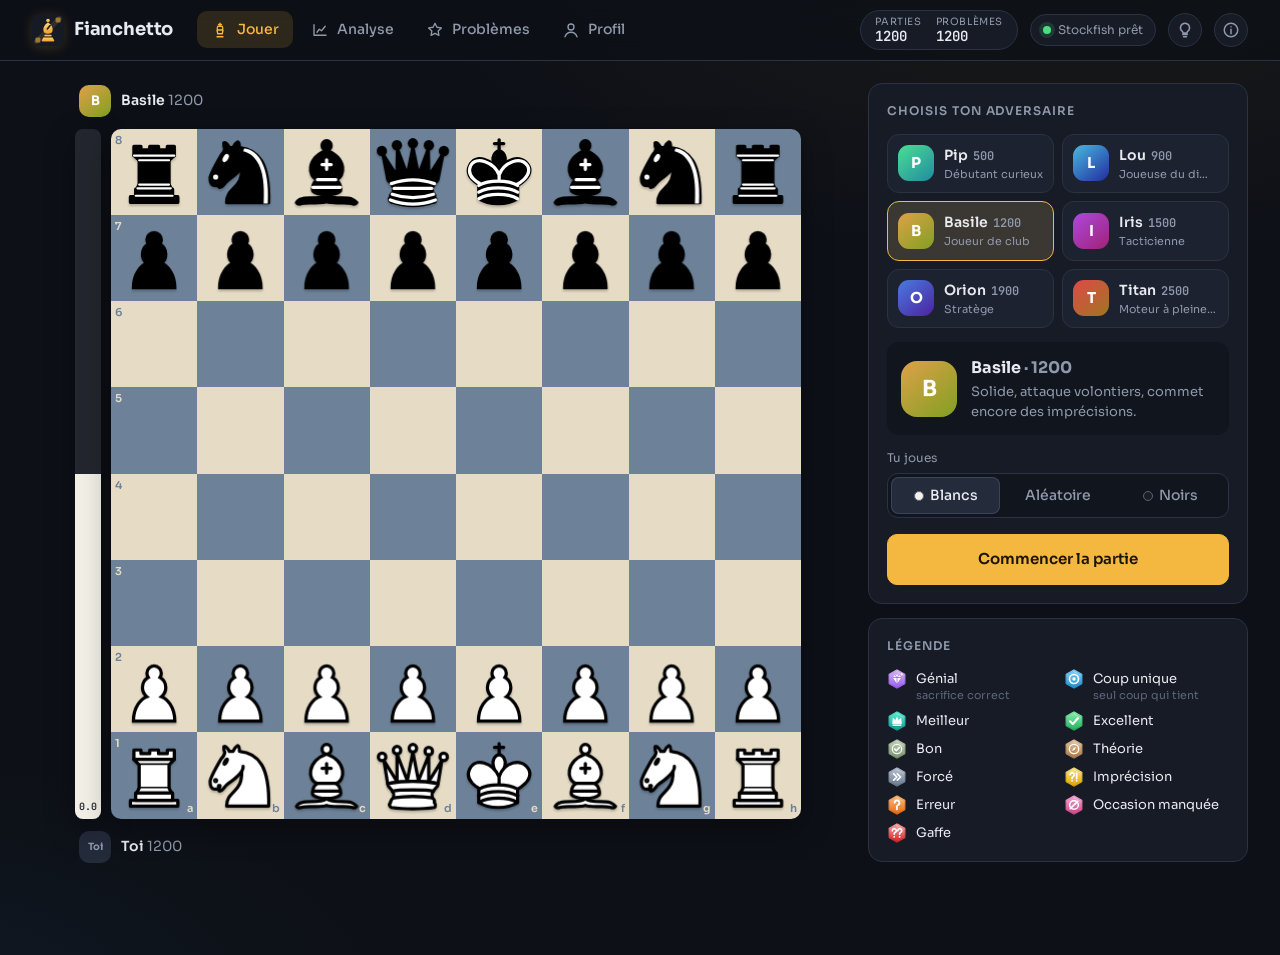
<file: index.html>
<!DOCTYPE html>
<html lang="fr" data-board="sable">
<head>
  <meta charset="UTF-8">
  <meta name="viewport" content="width=device-width, initial-scale=1">
  <title>Fianchetto — Analyse de parties et entraînement aux échecs</title>
  <meta name="description" content="Joue contre des bots, importe tes parties Chess.com ou Lichess et obtiens un rapport d'analyse complet avec Stockfish, directement dans ton navigateur.">
  <link rel="icon" href="data:image/svg+xml,%3Csvg%20xmlns%3D%22http%3A//www.w3.org/2000/svg%22%20viewBox%3D%220%200%2032%2032%22%3E%20%20%3Cdefs%3E%20%20%20%20%3ClinearGradient%20id%3D%22fz-b%22%20x1%3D%220%22%20y1%3D%220%22%20x2%3D%220%22%20y2%3D%221%22%3E%3Cstop%20offset%3D%220%22%20stop-color%3D%22%23ffd683%22/%3E%3Cstop%20offset%3D%221%22%20stop-color%3D%22%23ee9f22%22/%3E%3C/linearGradient%3E%20%20%3C/defs%3E%20%20%3Crect%20width%3D%2232%22%20height%3D%2232%22%20rx%3D%228%22%20fill%3D%22%23151a24%22/%3E%20%20%3Cpath%20d%3D%22M4.5%2027.5%2027.5%204.5%22%20stroke%3D%22%23f4b740%22%20stroke-width%3D%225%22%20stroke-linecap%3D%22round%22%20opacity%3D%22.13%22/%3E%20%20%3Crect%20x%3D%223.4%22%20y%3D%2223.6%22%20width%3D%225%22%20height%3D%225%22%20rx%3D%221.2%22%20fill%3D%22%23f4b740%22%20opacity%3D%22.55%22/%3E%20%20%3Crect%20x%3D%2223.6%22%20y%3D%223.4%22%20width%3D%225%22%20height%3D%225%22%20rx%3D%221.2%22%20fill%3D%22%23f4b740%22%20opacity%3D%22.55%22/%3E%20%20%3Ccircle%20cx%3D%2216%22%20cy%3D%226.6%22%20r%3D%221.8%22%20fill%3D%22url%28%23fz-b%29%22/%3E%20%20%3Cpath%20d%3D%22M16%208.6c3.7%202.3%205.3%205.4%204.5%208.4-.4%201.7-1.9%202.8-4.5%202.8s-4.1-1.1-4.5-2.8c-.8-3%20.8-6.1%204.5-8.4z%22%20fill%3D%22url%28%23fz-b%29%22/%3E%20%20%3Cpath%20d%3D%22M18.1%2011.5%2015.3%2015%22%20stroke%3D%22%23151a24%22%20stroke-width%3D%221.6%22%20stroke-linecap%3D%22round%22/%3E%20%20%3Crect%20x%3D%2212.3%22%20y%3D%2220.7%22%20width%3D%227.4%22%20height%3D%221.7%22%20rx%3D%22.85%22%20fill%3D%22url%28%23fz-b%29%22/%3E%20%20%3Cpath%20d%3D%22M11.4%2023.4h9.2l1.6%202.9a.8.8%200%200%201-.7%201.2H10.5a.8.8%200%200%201-.7-1.2z%22%20fill%3D%22url%28%23fz-b%29%22/%3E%3C/svg%3E">
  <link rel="stylesheet" href="css/fonts.css">
  <link rel="stylesheet" href="css/style.css">
  <script src="vendor/chess.js"></script>
  <script type="module" src="js/app.js"></script>
</head>
<body class="booting">

<header class="topbar">
  <a class="brand" href="#jouer" data-nav="jouer">
    <svg class="logo" viewBox="0 0 32 32" width="32" height="32" aria-hidden="true">
  <defs>
    <linearGradient id="fz-b" x1="0" y1="0" x2="0" y2="1"><stop offset="0" stop-color="#ffd683"/><stop offset="1" stop-color="#ee9f22"/></linearGradient>
  </defs>
  <rect width="32" height="32" rx="8" fill="#151a24"/>
  <path d="M4.5 27.5 27.5 4.5" stroke="#f4b740" stroke-width="5" stroke-linecap="round" opacity=".13"/>
  <rect x="3.4" y="23.6" width="5" height="5" rx="1.2" fill="#f4b740" opacity=".55"/>
  <rect x="23.6" y="3.4" width="5" height="5" rx="1.2" fill="#f4b740" opacity=".55"/>
  <circle cx="16" cy="6.6" r="1.8" fill="url(#fz-b)"/>
  <path d="M16 8.6c3.7 2.3 5.3 5.4 4.5 8.4-.4 1.7-1.9 2.8-4.5 2.8s-4.1-1.1-4.5-2.8c-.8-3 .8-6.1 4.5-8.4z" fill="url(#fz-b)"/>
  <path d="M18.1 11.5 15.3 15" stroke="#151a24" stroke-width="1.6" stroke-linecap="round"/>
  <rect x="12.3" y="20.7" width="7.4" height="1.7" rx=".85" fill="url(#fz-b)"/>
  <path d="M11.4 23.4h9.2l1.6 2.9a.8.8 0 0 1-.7 1.2H10.5a.8.8 0 0 1-.7-1.2z" fill="url(#fz-b)"/>
</svg>
    <span>Fianchetto</span>
  </a>
  <nav class="nav">
    <a href="#jouer" data-nav="jouer"><svg viewBox="0 0 24 24"><path d="M8 21h8M9 17h6l1-5H8zM12 3v3M10 4.5h4M9 12c-1-1.5-1-3.5 0-5h6c1 1.5 1 3.5 0 5"/></svg><span>Jouer</span></a>
    <a href="#analyse" data-nav="analyse"><svg viewBox="0 0 24 24"><path d="M4 19V5M4 19h16M8 15l3-4 3 2 5-6"/></svg><span>Analyse</span></a>
    <a href="#problemes" data-nav="problemes"><svg viewBox="0 0 24 24"><path d="M12 3l2.6 5.3 5.9.9-4.3 4.1 1 5.8L12 16.4 6.8 19.1l1-5.8L3.5 9.2l5.9-.9z"/></svg><span>Problèmes</span></a>
    <a href="#profil" data-nav="profil"><svg viewBox="0 0 24 24"><circle cx="12" cy="8" r="4"/><path d="M4 21c1.5-4 4.5-6 8-6s6.5 2 8 6"/></svg><span>Profil</span></a>
  </nav>
  <div class="topbar-right">
    <div class="rating-chip" title="Classement parties / problèmes">
      <span><small>Parties</small><b id="hdr-elo">1200</b></span>
      <span><small>Problèmes</small><b id="hdr-puzzle">1200</b></span>
    </div>
    <div class="engine-pill" id="engine-status" data-state="loading"><i></i><span class="label">Moteur…</span></div>
    <button type="button" class="legal-link idea-link" data-feedback title="Proposer une idée ou signaler un bug" aria-label="Proposer une idée ou signaler un bug"><svg viewBox="0 0 24 24" aria-hidden="true"><path d="M9 18h6M10 21h4M12 3a6 6 0 0 0-3.6 10.8c.6.5 1 1.2 1 2V16h5.2v-.2c0-.8.4-1.5 1-2A6 6 0 0 0 12 3z"/></svg></button>
    <a class="legal-link" href="legal.html" title="Mentions légales, confidentialité et licences" aria-label="Mentions légales, confidentialité et licences"><svg viewBox="0 0 24 24" aria-hidden="true"><circle cx="12" cy="12" r="9"/><path d="M12 11v6M12 7.5v.01"/></svg></a>
  </div>
</header>

<div id="toasts" aria-live="polite"></div>

<main>

  <!-- ====================== JOUER ====================== -->
  <section class="view" id="view-jouer" data-phase="setup">
    <div class="layout-board">
      <div class="board-col">
        <div class="player-bar" id="play-top"></div>
        <div class="board-wrap">
          <div id="play-evalbar"></div>
          <div class="board-box"><div id="play-board"></div></div>
        </div>
        <div class="player-bar" id="play-bottom"></div>
      </div>

      <aside class="side">
        <div class="panel setup-only">
          <div class="custom-banner" id="play-custom" hidden>
            <span>♟ Partie depuis une position de ton analyse</span>
            <button class="btn btn-ghost btn-sm" id="play-custom-clear">Position normale</button>
          </div>
          <h2 class="panel-title">Choisis ton adversaire</h2>
          <div id="bot-list" class="bot-list"></div>
          <div id="bot-bio" class="bot-bio"></div>
          <div class="field-label">Tu joues</div>
          <div class="seg" id="play-color">
            <button data-color="w" class="active"><span class="dot w"></span>Blancs</button>
            <button data-color="r">Aléatoire</button>
            <button data-color="b"><span class="dot b"></span>Noirs</button>
          </div>
          <button class="btn btn-primary btn-block btn-lg" id="play-start">Commencer la partie</button>
        </div>

        <div class="panel game-only">
          <div class="status" id="play-status">À toi de jouer</div>
          <div class="live-acc"><span>Ta précision en direct</span><b id="play-live-acc">—</b></div>
          <div class="moves" id="play-moves"></div>
          <div class="btn-row playing-only">
            <button class="btn" id="play-undo" title="Reprendre le dernier coup">↶ Reprendre</button>
            <button class="btn" id="play-hint" title="Montre le meilleur coup">💡 Indice</button>
            <button class="btn btn-ghost" id="play-flip" title="Retourner l'échiquier (F)">⇅</button>
            <button class="btn btn-danger" id="play-resign">Abandonner</button>
          </div>
          <div class="btn-row over-only">
            <button class="btn btn-primary" id="play-review">Analyser la partie</button>
            <button class="btn" id="play-new">Nouvelle partie</button>
          </div>
        </div>

        <div class="panel legend">
          <h2 class="panel-title">Légende</h2>
          <ul class="legend-list" id="legend-list"></ul>
        </div>
      </aside>
    </div>

    <div class="modal" id="result-modal" hidden>
      <div class="modal-card">
        <div class="result-icon"></div>
        <h2 id="result-title">Victoire</h2>
        <p id="result-reason" class="muted"></p>
        <p id="result-elo" class="result-elo"></p>
        <div class="btn-col">
          <button class="btn btn-primary btn-lg" id="result-review">Analyser la partie</button>
          <button class="btn" id="result-again">Rejouer</button>
          <button class="btn btn-ghost" id="result-close">Fermer</button>
        </div>
      </div>
    </div>
  </section>

  <!-- ====================== ANALYSE ====================== -->
  <section class="view" id="view-analyse" data-mode="import">

    <!-- Import -->
    <div class="import-layout mode-import">
      <div class="panel import-panel">
        <h1 class="hero-title">Analyse tes parties, <em>sans limite</em>.</h1>
        <p class="hero-sub">Importe tes parties Chess.com ou Lichess : Stockfish tourne directement dans ton navigateur et rédige un rapport coup par coup. Aucun compte, aucune donnée envoyée.</p>

        <div class="tabs" id="import-tabs">
          <button data-tab="chesscom" class="active">Chess.com</button>
          <button data-tab="lichess">Lichess</button>
          <button data-tab="pgn">PGN</button>
        </div>

        <div class="import-pane active" data-pane="chesscom">
          <form id="cc-form" class="inline-form">
            <input id="cc-user" type="text" placeholder="Ton pseudo Chess.com" autocomplete="username" spellcheck="false">
            <select id="cc-month" class="select month" hidden></select>
            <button class="btn btn-primary" type="submit">Charger</button>
          </form>
        </div>
        <div class="import-pane" data-pane="lichess">
          <form id="li-form" class="inline-form">
            <input id="li-user" type="text" placeholder="Ton pseudo Lichess" spellcheck="false">
            <button class="btn btn-primary" type="submit">Charger</button>
          </form>
        </div>
        <div class="import-pane" data-pane="pgn">
          <form id="pgn-form">
            <textarea id="pgn-text" rows="6" placeholder="Colle ton PGN ici, ou glisse-dépose un fichier .pgn sur la page&#10;[Event &quot;...&quot;]&#10;1. e4 e5 2. Nf3 Nc6 ..."></textarea>
            <div class="inline-form">
              <label class="file-btn btn">Ouvrir un fichier .pgn<input id="pgn-file" type="file" accept=".pgn,text/plain" hidden></label>
              <select id="pgn-color" class="select" title="Ton camp"><option value="w">J'avais les Blancs</option><option value="b">J'avais les Noirs</option></select>
              <button class="btn btn-primary" type="submit">Analyser</button>
            </div>
          </form>
        </div>

        <div class="list-tools">
          <div class="filters" id="game-filters">
            <button data-filter="all" class="active">Toutes</button>
            <button data-filter="bullet">Bullet</button>
            <button data-filter="blitz">Blitz</button>
            <button data-filter="rapid">Rapide</button>
            <button data-filter="daily">Différé</button>
          </div>
          <div class="batch-box" id="batch-box" hidden>
            <select id="batch-count" class="select sm"></select>
            <button class="btn btn-accent-soft" id="batch-start">📊 Bilan de ces parties</button>
          </div>
        </div>
        <div class="game-list" id="game-list"><div class="list-state">Entre ton pseudo pour afficher tes dernières parties.</div></div>
      </div>

      <aside class="side">
        <div class="panel">
          <h2 class="panel-title">Profondeur d'analyse</h2>
          <select id="an-depth" class="select"></select>
          <p class="hint">« Standard » convient à la plupart des parties ; « Approfondie » est plus précise mais plus lente. Les erreurs sont toujours revérifiées plus en profondeur.</p>
        </div>
        <div class="panel">
          <h2 class="panel-title">Analyses récentes</h2>
          <div id="an-recent" class="recent"></div>
        </div>
      </aside>
    </div>

    <!-- Progression -->
    <div class="mode-progress progress-wrap">
      <div class="panel progress-card">
        <span class="spinner lg"></span>
        <h2 id="an-progress-title">Analyse en cours</h2>
        <div class="progress"><i id="an-progress-bar"></i></div>
        <p id="an-progress-label" class="muted">…</p>
        <button class="btn btn-ghost" id="an-cancel">Annuler</button>
      </div>
    </div>

    <!-- Rapport : 3 colonnes, tout visible sans défiler -->
    <div class="review mode-review">
      <aside class="rv-left">
        <div class="panel rv-acc">
          <div class="acc-grid" id="an-acc"></div>
          <table class="counts"><tbody id="an-counts"></tbody></table>
        </div>
        <div class="panel rv-more">
          <table class="counts phases"><tbody id="an-phases"></tbody></table>
          <div class="rv-opening"><small>Ouverture</small><span id="an-opening"></span></div>
          <div class="rv-key"><small>Moments clés</small><div id="an-key" class="key-list"></div></div>
        </div>
        <div class="panel rv-tools">
          <button class="btn btn-primary" id="an-train">↻ Corriger mes erreurs</button>
          <button class="btn" id="rv-guess">🎯 Devine le coup</button>
          <button class="btn" id="rv-share-game" title="Image du rapport à partager">⇪ Partager</button>
          <button class="btn" id="an-export" title="PGN annoté avec les commentaires">⤓ PGN annoté</button>
          <button class="btn btn-ghost" id="an-import-new">← Autre partie</button>
          <button class="btn btn-ghost" id="an-back-batch" hidden>← Bilan</button>
          <div id="an-source" class="source-link"></div>
        </div>
      </aside>

      <div class="rv-center">
        <div class="player-bar rv-player" id="rv-top"></div>
        <div class="board-wrap">
          <div id="an-evalbar"></div>
          <div class="board-box"><div id="an-board"></div></div>
        </div>
        <div class="player-bar rv-player" id="rv-bottom"></div>
        <div class="nav-row">
          <button class="btn btn-ghost icon" id="an-first" title="Début (↑)">⏮</button>
          <button class="btn icon" id="an-prev" title="Précédent (←)">◀</button>
          <span id="an-ply" class="ply-label">—</span>
          <button class="btn icon" id="an-next" title="Suivant (→)">▶</button>
          <button class="btn btn-ghost icon" id="an-last" title="Fin (↓)">⏭</button>
          <span class="sep"></span>
          <button class="btn btn-ghost icon" id="an-flip" title="Retourner (F)">⇅</button>
          <button class="btn btn-ghost toggle" id="an-best-toggle" aria-pressed="true" title="Flèche du meilleur coup" aria-label="Flèche du meilleur coup">➚<span class="lbl"> Meilleur</span></button>
          <button class="btn btn-ghost toggle" id="an-threats" aria-pressed="false" title="Montrer la menace adverse (T)" aria-label="Menaces adverses">⚠<span class="lbl"> Menaces</span></button>
          <button class="btn btn-ghost" id="an-play-here" title="Jouer cette position contre un bot" aria-label="Jouer d'ici contre un bot">♞<span class="lbl"> Jouer d'ici</span></button>
        </div>
        <div class="graph" id="an-graph"></div>
      </div>

      <aside class="rv-right">
        <div class="panel coach" id="an-coach"></div>
        <div class="panel rv-engine">
          <div class="rv-engine-head">
            <span class="panel-title">Stockfish <span id="rv-lines-depth" class="muted"></span></span>
            <label class="mini-switch" title="Lignes moteur en direct"><input type="checkbox" id="rv-lines-toggle" checked><i></i></label>
          </div>
          <div id="rv-lines" class="lines"></div>
        </div>
        <div class="panel rv-moves">
          <div id="rv-variation" class="variation" hidden></div>
          <div class="moves" id="an-moves"></div>
        </div>
      </aside>
    </div>

    <!-- Bilan multi-parties -->
    <div class="mode-batch batch" data-mode-batch>
      <div class="batch-head">
        <div>
          <h1 class="hero-title sm" id="batch-title">Bilan</h1>
          <div class="batch-progress" id="batch-progress"><div class="progress"><i id="batch-bar"></i></div><span id="batch-label" class="muted"></span>
            <button class="btn btn-ghost btn-sm" id="batch-cancel">Arrêter</button></div>
        </div>
        <button class="btn" id="batch-back">← Retour à la liste</button>
      </div>
      <div class="kpis" id="batch-kpis"></div>
      <div class="batch-grid">
        <div class="panel"><h2 class="panel-title">Précision partie par partie</h2><div id="batch-trend"></div></div>
        <div class="panel"><h2 class="panel-title">Conseils personnalisés</h2><ul class="tips" id="batch-tips"></ul></div>
        <div class="panel"><h2 class="panel-title">Précision par phase</h2><div id="batch-phases"></div>
          <h2 class="panel-title mt">Types d'erreurs</h2><div id="batch-errors"></div></div>
        <div class="panel"><h2 class="panel-title">Tes ouvertures</h2><div id="batch-openings"></div></div>
        <div class="panel span2"><h2 class="panel-title">Parties analysées</h2><div class="game-list" id="batch-games"></div></div>
      </div>
    </div>
  </section>

  <!-- ====================== PROBLÈMES ====================== -->
  <section class="view" id="view-problemes">
    <div class="layout-board">
      <div class="board-col">
        <div class="pz-head panel">
          <div>
            <div class="pz-turn" id="pz-turn"></div>
            <div class="pz-task" id="pz-task"></div>
          </div>
          <div class="pz-meta"><span id="pz-rating"></span><span id="pz-title" class="muted"></span></div>
        </div>
        <div class="board-wrap">
          <div class="board-box">
            <div id="pz-board"></div>
            <div class="board-loading" id="pz-loading" hidden><span class="spinner lg"></span><span id="pz-loading-label"></span></div>
          </div>
        </div>
        <div class="pz-feedback" id="pz-feedback" hidden></div>
        <div class="btn-row center">
          <button class="btn" id="pz-hint">Indice</button>
          <button class="btn" id="pz-solution">Solution</button>
          <button class="btn" id="pz-retry">Recommencer</button>
          <button class="btn btn-primary" id="pz-next">Problème suivant</button>
        </div>
      </div>

      <aside class="side">
        <div class="panel">
          <div class="big-stat"><small>Classement problèmes</small><b id="pz-elo">1200</b></div>
          <div class="stat-grid">
            <div><small>Résolus</small><b id="pz-solved">0</b></div>
            <div><small>Série</small><b id="pz-streak">0</b></div>
            <div><small>Record</small><b id="pz-best">0</b></div>
          </div>
        </div>
        <div class="panel">
          <h2 class="panel-title">Source</h2>
          <div class="seg vertical" id="pz-sources">
            <button data-src="lichess" class="active">Base Lichess <small>3 M+ problèmes, en ligne</small></button>
            <button data-src="local">Classiques <small>pièges célèbres, hors-ligne</small></button>
            <button data-src="mine">Mes erreurs <small>positions de tes parties analysées</small></button>
          </div>
          <div id="pz-filters">
            <div class="field-label">Thème</div>
            <select id="pz-theme" class="select"></select>
            <div class="field-label">Difficulté</div>
            <select id="pz-diff" class="select"></select>
          </div>
        </div>
        <div class="panel">
          <h2 class="panel-title">Thèmes</h2>
          <div id="pz-themes" class="tags"></div>
          <div id="pz-link" class="source-link"></div>
        </div>
      </aside>
    </div>
  </section>

  <!-- ====================== PROFIL ====================== -->
  <section class="view" id="view-profil">
    <div class="profile-layout">
      <div class="panel">
        <h2 class="panel-title">Classements</h2>
        <div class="stat-grid wide">
          <div><small>Parties vs bots</small><b id="pf-elo">1200</b></div>
          <div><small>Problèmes</small><b id="pf-pelo">1200</b></div>
          <div><small>Parties jouées</small><b id="pf-games">0</b></div>
          <div><small>V / N / D</small><b id="pf-wdl">0</b></div>
          <div><small>Réussite problèmes</small><b id="pf-prate">—</b></div>
          <div><small>Meilleure série</small><b id="pf-pbest">0</b></div>
        </div>
        <h3 class="sub-title">Progression</h3>
        <div id="pf-spark" class="spark"></div>
      </div>

      <div class="panel">
        <h2 class="panel-title">Historique des analyses</h2>
        <div id="pf-history"></div>
      </div>

      <div class="panel">
        <h2 class="panel-title">Réglages</h2>
        <div id="pf-settings"></div>
        <div class="field-label">Couleurs de l'échiquier</div>
        <div class="themes" id="pf-themes">
          <button data-theme="sable"><i style="--l:#e6dcc6;--d:#6d8299"></i>Sable</button>
          <button data-theme="menthe"><i style="--l:#e4ecdc;--d:#6f9a83"></i>Menthe</button>
          <button data-theme="nuit"><i style="--l:#a9b3c6;--d:#46506a"></i>Nuit</button>
          <button data-theme="corail"><i style="--l:#f1e3d6;--d:#c9826b"></i>Corail</button>
        </div>
        <button class="btn btn-danger" id="pf-reset">Réinitialiser le profil</button>
      </div>

      <div class="panel credits">
        <h2 class="panel-title">À propos</h2>
        <p>Fianchetto est un projet personnel indépendant, sans lien avec Chess.com ni Lichess. Les parties sont récupérées via leurs API publiques ; aucune donnée n'est envoyée ailleurs, tout reste dans ton navigateur.</p>
        <p class="muted">Moteur : Stockfish (GPL-3.0) via stockfish.js · Règles : chess.js (BSD-2) · Pièces : Cburnett, Wikimedia Commons (CC BY-SA 3.0) · Problèmes : base Lichess (CC0) · Formules de probabilité de gain et de précision : publiées par Lichess.</p>
        <button type="button" class="btn btn-primary fb-open" data-feedback>💡 Proposer une idée ou signaler un bug</button>
        <p><a href="legal.html">Mentions légales, confidentialité et licences</a> · <a href="https://github.com/MateoBourdin/fianchetto" rel="noopener">Code source (GPL-3.0)</a> · <a href="https://mateobourdin.github.io/" rel="noopener">Portfolio de l’auteur</a></p>
      </div>
    </div>
  </section>
  <div class="modal" id="share-modal" hidden>
    <div class="modal-card share-card">
      <div class="share-preview" id="share-preview"></div>
      <div class="btn-row">
        <button class="btn btn-primary" id="share-download">⤓ Télécharger le PNG</button>
        <button class="btn" id="share-copy">Copier l'image</button>
        <button class="btn btn-ghost" id="share-close">Fermer</button>
      </div>
    </div>
  </div>
</main>

<nav class="bottom-nav">
  <a href="#jouer" data-nav="jouer">Jouer</a>
  <a href="#analyse" data-nav="analyse">Analyse</a>
  <a href="#problemes" data-nav="problemes">Problèmes</a>
  <a href="#profil" data-nav="profil">Profil</a>
</nav>
</body>
</html>
</file>
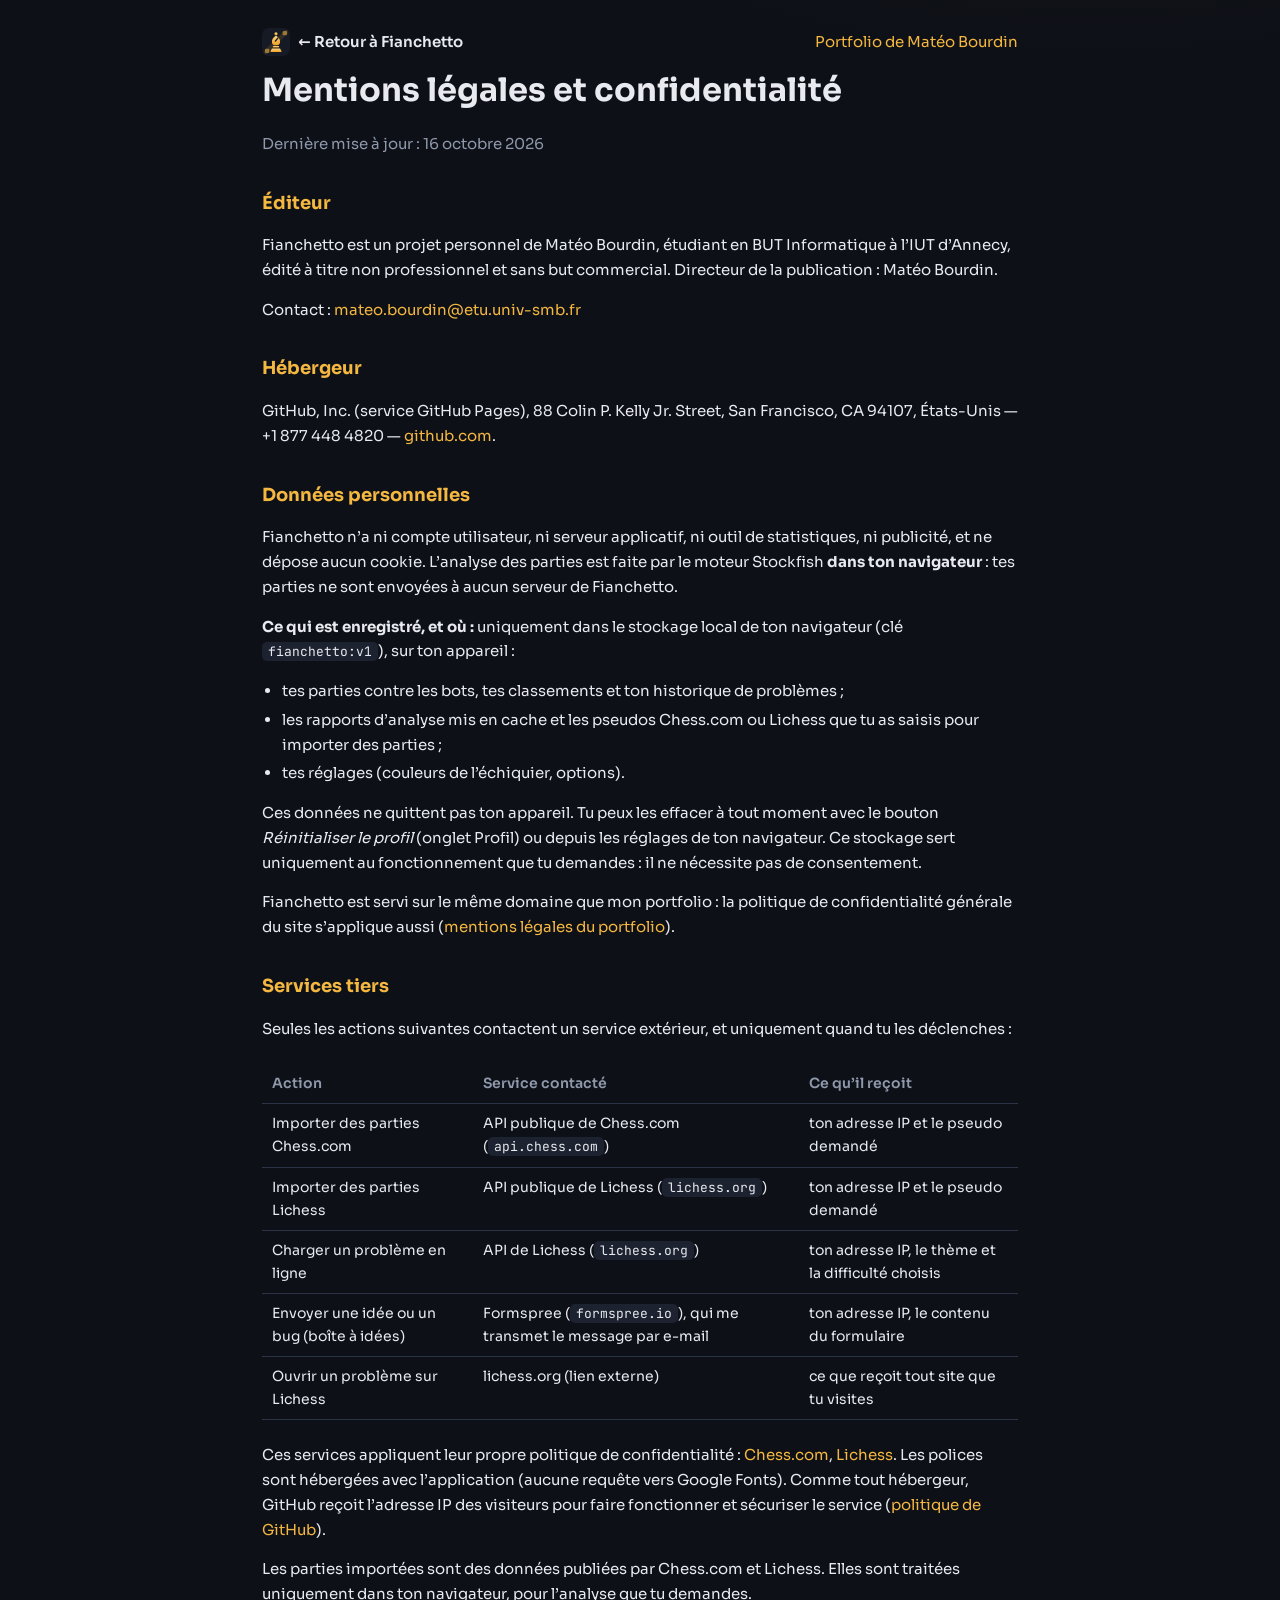
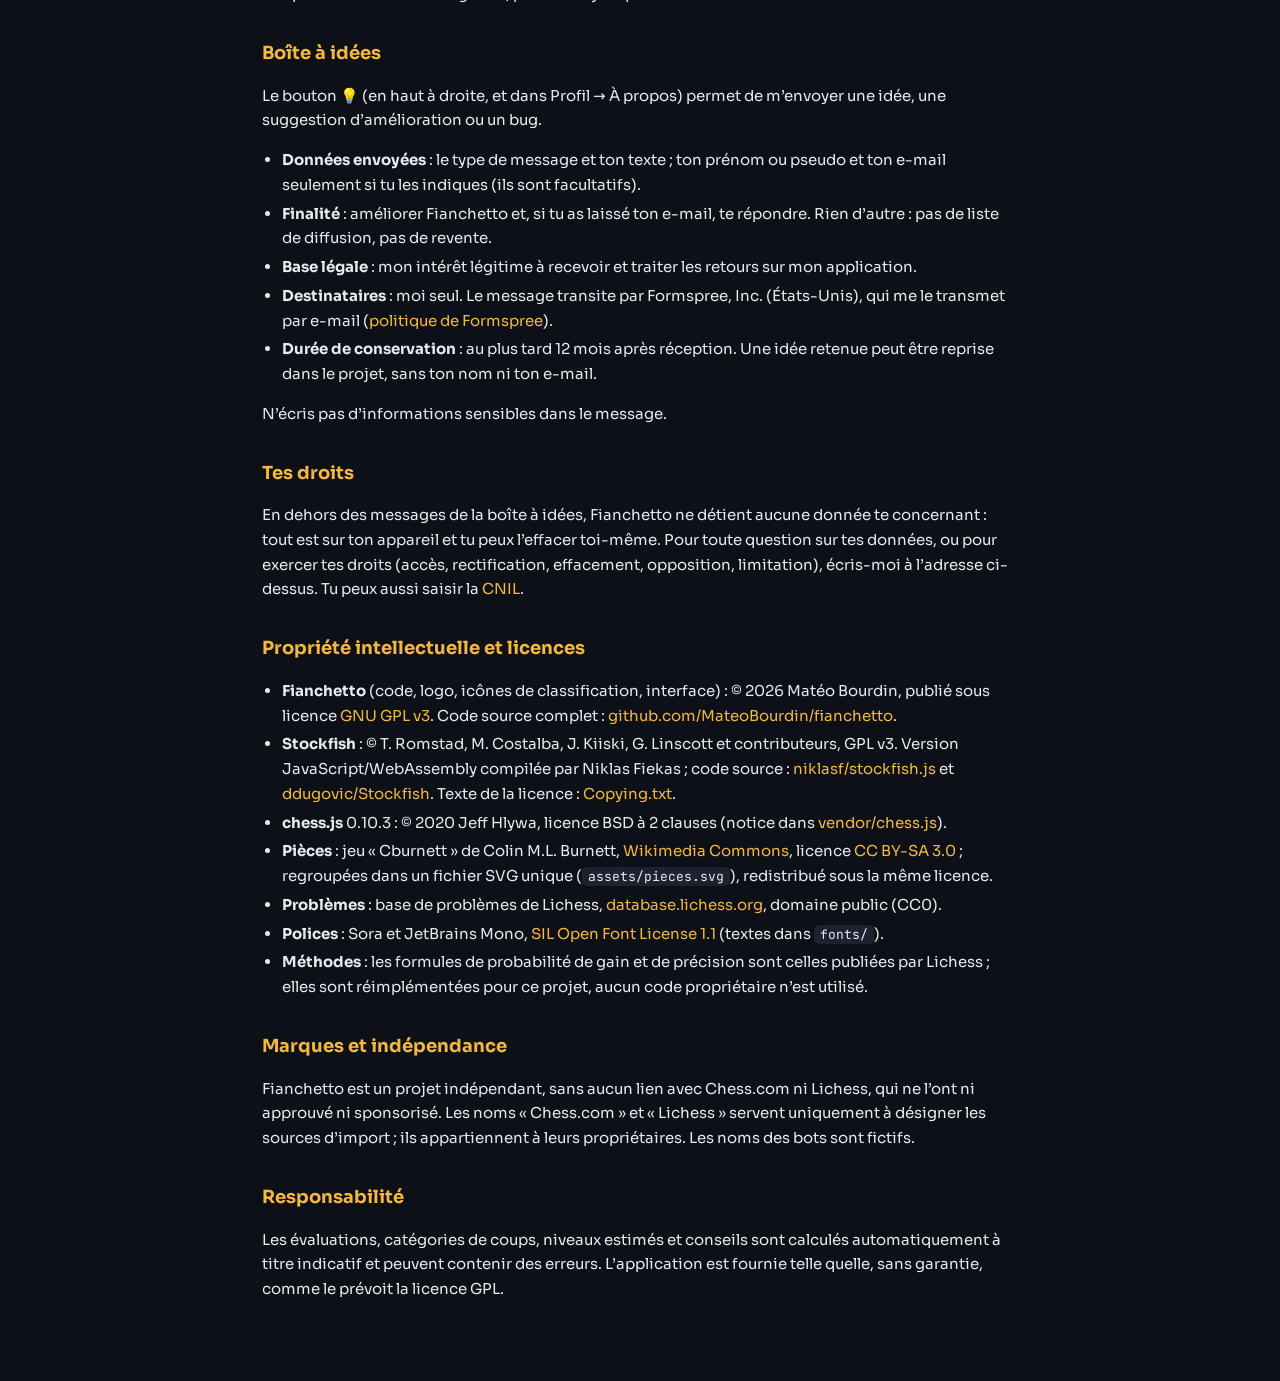
<file: legal.html>
<!DOCTYPE html>
<html lang="fr">
<head>
  <meta charset="UTF-8">
  <meta name="viewport" content="width=device-width, initial-scale=1">
  <title>Mentions légales et confidentialité — Fianchetto</title>
  <meta name="description" content="Mentions légales, données personnelles, services tiers et licences de Fianchetto, application web d'échecs de Matéo Bourdin.">
  <link rel="icon" href="assets/logo.svg" type="image/svg+xml">
  <link rel="stylesheet" href="css/fonts.css">
  <link rel="stylesheet" href="css/style.css">
  <style>
    .legal { max-width: 820px; margin: 0 auto; padding: 28px clamp(16px, 4vw, 32px) 64px; font-size: 15px; line-height: 1.65; }
    .legal h1 { font-size: clamp(24px, 4vw, 32px); margin: 8px 0 4px; }
    .legal h2 { font-size: 18px; margin: 32px 0 8px; color: var(--accent); }
    .legal p, .legal li { color: var(--text); }
    .legal ul { padding-left: 20px; }
    .legal li { margin: 4px 0; }
    .legal .muted { color: var(--muted); }
    .legal code { font-family: var(--mono); font-size: 13px; background: var(--surface-2); padding: 1px 6px; border-radius: 5px; }
    .legal-top { display: flex; align-items: center; justify-content: space-between; gap: 12px; flex-wrap: wrap; }
    .legal-back { display: inline-flex; align-items: center; gap: 8px; color: var(--text); font-weight: 600; }
    .legal-back img { width: 28px; height: 28px; }
    .legal table { width: 100%; border-collapse: collapse; margin: 8px 0; font-size: 14px; }
    .legal th, .legal td { text-align: left; padding: 8px 10px; border-bottom: 1px solid var(--line); vertical-align: top; }
    .legal th { color: var(--muted); font-weight: 600; }
    .legal .table-wrap { overflow-x: auto; }
  </style>
</head>
<body>
<main class="legal">
  <div class="legal-top">
    <a class="legal-back" href="./"><img src="assets/logo.svg" alt="">← Retour à Fianchetto</a>
    <a href="https://mateobourdin.github.io/">Portfolio de Matéo Bourdin</a>
  </div>

  <h1>Mentions légales et confidentialité</h1>
  <p class="muted">Dernière mise à jour : 16 octobre 2026</p>

  <h2 id="editeur">Éditeur</h2>
  <p>Fianchetto est un projet personnel de Matéo Bourdin, étudiant en BUT Informatique à l’IUT d’Annecy, édité à titre non professionnel et sans but commercial. Directeur de la publication : Matéo Bourdin.</p>
  <p>Contact : <a href="mailto:mateo.bourdin@etu.univ-smb.fr">mateo.bourdin@etu.univ-smb.fr</a></p>

  <h2 id="hebergeur">Hébergeur</h2>
  <p>GitHub, Inc. (service GitHub Pages), 88 Colin P. Kelly Jr. Street, San Francisco, CA 94107, États-Unis — +1 877 448 4820 — <a href="https://github.com" rel="noopener">github.com</a>.</p>

  <h2 id="donnees">Données personnelles</h2>
  <p>Fianchetto n’a ni compte utilisateur, ni serveur applicatif, ni outil de statistiques, ni publicité, et ne dépose aucun cookie. L’analyse des parties est faite par le moteur Stockfish <strong>dans ton navigateur</strong> : tes parties ne sont envoyées à aucun serveur de Fianchetto.</p>
  <p><strong>Ce qui est enregistré, et où :</strong> uniquement dans le stockage local de ton navigateur (clé <code>fianchetto:v1</code>), sur ton appareil :</p>
  <ul>
    <li>tes parties contre les bots, tes classements et ton historique de problèmes ;</li>
    <li>les rapports d’analyse mis en cache et les pseudos Chess.com ou Lichess que tu as saisis pour importer des parties ;</li>
    <li>tes réglages (couleurs de l’échiquier, options).</li>
  </ul>
  <p>Ces données ne quittent pas ton appareil. Tu peux les effacer à tout moment avec le bouton <em>Réinitialiser le profil</em> (onglet Profil) ou depuis les réglages de ton navigateur. Ce stockage sert uniquement au fonctionnement que tu demandes : il ne nécessite pas de consentement.</p>
  <p>Fianchetto est servi sur le même domaine que mon portfolio : la politique de confidentialité générale du site s’applique aussi (<a href="https://mateobourdin.github.io/mentions-legales.html">mentions légales du portfolio</a>).</p>

  <h2 id="tiers">Services tiers</h2>
  <p>Seules les actions suivantes contactent un service extérieur, et uniquement quand tu les déclenches :</p>
  <div class="table-wrap"><table>
    <thead><tr><th>Action</th><th>Service contacté</th><th>Ce qu’il reçoit</th></tr></thead>
    <tbody>
      <tr><td>Importer des parties Chess.com</td><td>API publique de Chess.com (<code>api.chess.com</code>)</td><td>ton adresse IP et le pseudo demandé</td></tr>
      <tr><td>Importer des parties Lichess</td><td>API publique de Lichess (<code>lichess.org</code>)</td><td>ton adresse IP et le pseudo demandé</td></tr>
      <tr><td>Charger un problème en ligne</td><td>API de Lichess (<code>lichess.org</code>)</td><td>ton adresse IP, le thème et la difficulté choisis</td></tr>
      <tr><td>Envoyer une idée ou un bug (boîte à idées)</td><td>Formspree (<code>formspree.io</code>), qui me transmet le message par e-mail</td><td>ton adresse IP, le contenu du formulaire</td></tr>
      <tr><td>Ouvrir un problème sur Lichess</td><td>lichess.org (lien externe)</td><td>ce que reçoit tout site que tu visites</td></tr>
    </tbody>
  </table></div>
  <p>Ces services appliquent leur propre politique de confidentialité : <a href="https://www.chess.com/legal/privacy" rel="noopener">Chess.com</a>, <a href="https://lichess.org/privacy" rel="noopener">Lichess</a>. Les polices sont hébergées avec l’application (aucune requête vers Google Fonts). Comme tout hébergeur, GitHub reçoit l’adresse IP des visiteurs pour faire fonctionner et sécuriser le service (<a href="https://docs.github.com/fr/site-policy/privacy-policies/github-general-privacy-statement" rel="noopener">politique de GitHub</a>).</p>
  <p>Les parties importées sont des données publiées par Chess.com et Lichess. Elles sont traitées uniquement dans ton navigateur, pour l’analyse que tu demandes.</p>

  <h2 id="idees">Boîte à idées</h2>
  <p>Le bouton 💡 (en haut à droite, et dans Profil → À propos) permet de m’envoyer une idée, une suggestion d’amélioration ou un bug.</p>
  <ul>
    <li><strong>Données envoyées</strong> : le type de message et ton texte ; ton prénom ou pseudo et ton e-mail seulement si tu les indiques (ils sont facultatifs).</li>
    <li><strong>Finalité</strong> : améliorer Fianchetto et, si tu as laissé ton e-mail, te répondre. Rien d’autre : pas de liste de diffusion, pas de revente.</li>
    <li><strong>Base légale</strong> : mon intérêt légitime à recevoir et traiter les retours sur mon application.</li>
    <li><strong>Destinataires</strong> : moi seul. Le message transite par Formspree, Inc. (États-Unis), qui me le transmet par e-mail (<a href="https://formspree.io/legal/privacy-policy" rel="noopener">politique de Formspree</a>).</li>
    <li><strong>Durée de conservation</strong> : au plus tard 12 mois après réception. Une idée retenue peut être reprise dans le projet, sans ton nom ni ton e-mail.</li>
  </ul>
  <p>N’écris pas d’informations sensibles dans le message.</p>

  <h2 id="droits">Tes droits</h2>
  <p>En dehors des messages de la boîte à idées, Fianchetto ne détient aucune donnée te concernant : tout est sur ton appareil et tu peux l’effacer toi-même. Pour toute question sur tes données, ou pour exercer tes droits (accès, rectification, effacement, opposition, limitation), écris-moi à l’adresse ci-dessus. Tu peux aussi saisir la <a href="https://www.cnil.fr/fr/plaintes" rel="noopener">CNIL</a>.</p>

  <h2 id="licences">Propriété intellectuelle et licences</h2>
  <ul>
    <li><strong>Fianchetto</strong> (code, logo, icônes de classification, interface) : © 2026 Matéo Bourdin, publié sous licence <a href="https://www.gnu.org/licenses/gpl-3.0.html" rel="noopener">GNU GPL v3</a>. Code source complet : <a href="https://github.com/MateoBourdin/fianchetto" rel="noopener">github.com/MateoBourdin/fianchetto</a>.</li>
    <li><strong>Stockfish</strong> : © T. Romstad, M. Costalba, J. Kiiski, G. Linscott et contributeurs, GPL v3. Version JavaScript/WebAssembly compilée par Niklas Fiekas ; code source : <a href="https://github.com/niklasf/stockfish.js" rel="noopener">niklasf/stockfish.js</a> et <a href="https://github.com/ddugovic/Stockfish" rel="noopener">ddugovic/Stockfish</a>. Texte de la licence : <a href="vendor/stockfish/Copying.txt">Copying.txt</a>.</li>
    <li><strong>chess.js</strong> 0.10.3 : © 2020 Jeff Hlywa, licence BSD à 2 clauses (notice dans <a href="vendor/chess.js">vendor/chess.js</a>).</li>
    <li><strong>Pièces</strong> : jeu « Cburnett » de Colin M.L. Burnett, <a href="https://commons.wikimedia.org/wiki/Category:SVG_chess_pieces" rel="noopener">Wikimedia Commons</a>, licence <a href="https://creativecommons.org/licenses/by-sa/3.0/deed.fr" rel="noopener">CC BY-SA 3.0</a> ; regroupées dans un fichier SVG unique (<code>assets/pieces.svg</code>), redistribué sous la même licence.</li>
    <li><strong>Problèmes</strong> : base de problèmes de Lichess, <a href="https://database.lichess.org/#puzzles" rel="noopener">database.lichess.org</a>, domaine public (CC0).</li>
    <li><strong>Polices</strong> : Sora et JetBrains Mono, <a href="https://openfontlicense.org" rel="noopener">SIL Open Font License 1.1</a> (textes dans <code>fonts/</code>).</li>
    <li><strong>Méthodes</strong> : les formules de probabilité de gain et de précision sont celles publiées par Lichess ; elles sont réimplémentées pour ce projet, aucun code propriétaire n’est utilisé.</li>
  </ul>

  <h2 id="marques">Marques et indépendance</h2>
  <p>Fianchetto est un projet indépendant, sans aucun lien avec Chess.com ni Lichess, qui ne l’ont ni approuvé ni sponsorisé. Les noms « Chess.com » et « Lichess » servent uniquement à désigner les sources d’import ; ils appartiennent à leurs propriétaires. Les noms des bots sont fictifs.</p>

  <h2 id="responsabilite">Responsabilité</h2>
  <p>Les évaluations, catégories de coups, niveaux estimés et conseils sont calculés automatiquement à titre indicatif et peuvent contenir des erreurs. L’application est fournie telle quelle, sans garantie, comme le prévoit la licence GPL.</p>
</main>
</body>
</html>
</file>
<file: css/fonts.css>
/* Polices hébergées localement (aucune requête vers Google Fonts). Licence SIL OFL 1.1 : voir fonts/LICENSE-*.txt */
@font-face { font-family: 'Sora'; font-style: normal; font-weight: 400; font-display: swap; src: url(../fonts/sora-latin-ext-400-normal.woff2) format('woff2'); unicode-range: U+0100-02BA,U+02BD-02C5,U+02C7-02CC,U+02CE-02D7,U+02DD-02FF,U+0304,U+0308,U+0329,U+1D00-1DBF,U+1E00-1E9F,U+1EF2-1EFF,U+2020,U+20A0-20AB,U+20AD-20C0,U+2113,U+2C60-2C7F,U+A720-A7FF; }
@font-face { font-family: 'Sora'; font-style: normal; font-weight: 400; font-display: swap; src: url(../fonts/sora-latin-400-normal.woff2) format('woff2'); unicode-range: U+0000-00FF,U+0131,U+0152-0153,U+02BB-02BC,U+02C6,U+02DA,U+02DC,U+0304,U+0308,U+0329,U+2000-206F,U+20AC,U+2122,U+2191,U+2193,U+2212,U+2215,U+FEFF,U+FFFD; }
@font-face { font-family: 'Sora'; font-style: normal; font-weight: 500; font-display: swap; src: url(../fonts/sora-latin-ext-500-normal.woff2) format('woff2'); unicode-range: U+0100-02BA,U+02BD-02C5,U+02C7-02CC,U+02CE-02D7,U+02DD-02FF,U+0304,U+0308,U+0329,U+1D00-1DBF,U+1E00-1E9F,U+1EF2-1EFF,U+2020,U+20A0-20AB,U+20AD-20C0,U+2113,U+2C60-2C7F,U+A720-A7FF; }
@font-face { font-family: 'Sora'; font-style: normal; font-weight: 500; font-display: swap; src: url(../fonts/sora-latin-500-normal.woff2) format('woff2'); unicode-range: U+0000-00FF,U+0131,U+0152-0153,U+02BB-02BC,U+02C6,U+02DA,U+02DC,U+0304,U+0308,U+0329,U+2000-206F,U+20AC,U+2122,U+2191,U+2193,U+2212,U+2215,U+FEFF,U+FFFD; }
@font-face { font-family: 'Sora'; font-style: normal; font-weight: 600; font-display: swap; src: url(../fonts/sora-latin-ext-600-normal.woff2) format('woff2'); unicode-range: U+0100-02BA,U+02BD-02C5,U+02C7-02CC,U+02CE-02D7,U+02DD-02FF,U+0304,U+0308,U+0329,U+1D00-1DBF,U+1E00-1E9F,U+1EF2-1EFF,U+2020,U+20A0-20AB,U+20AD-20C0,U+2113,U+2C60-2C7F,U+A720-A7FF; }
@font-face { font-family: 'Sora'; font-style: normal; font-weight: 600; font-display: swap; src: url(../fonts/sora-latin-600-normal.woff2) format('woff2'); unicode-range: U+0000-00FF,U+0131,U+0152-0153,U+02BB-02BC,U+02C6,U+02DA,U+02DC,U+0304,U+0308,U+0329,U+2000-206F,U+20AC,U+2122,U+2191,U+2193,U+2212,U+2215,U+FEFF,U+FFFD; }
@font-face { font-family: 'Sora'; font-style: normal; font-weight: 700; font-display: swap; src: url(../fonts/sora-latin-ext-700-normal.woff2) format('woff2'); unicode-range: U+0100-02BA,U+02BD-02C5,U+02C7-02CC,U+02CE-02D7,U+02DD-02FF,U+0304,U+0308,U+0329,U+1D00-1DBF,U+1E00-1E9F,U+1EF2-1EFF,U+2020,U+20A0-20AB,U+20AD-20C0,U+2113,U+2C60-2C7F,U+A720-A7FF; }
@font-face { font-family: 'Sora'; font-style: normal; font-weight: 700; font-display: swap; src: url(../fonts/sora-latin-700-normal.woff2) format('woff2'); unicode-range: U+0000-00FF,U+0131,U+0152-0153,U+02BB-02BC,U+02C6,U+02DA,U+02DC,U+0304,U+0308,U+0329,U+2000-206F,U+20AC,U+2122,U+2191,U+2193,U+2212,U+2215,U+FEFF,U+FFFD; }
@font-face { font-family: 'JetBrains Mono'; font-style: normal; font-weight: 400; font-display: swap; src: url(../fonts/jetbrains-mono-latin-ext-400-normal.woff2) format('woff2'); unicode-range: U+0100-02BA,U+02BD-02C5,U+02C7-02CC,U+02CE-02D7,U+02DD-02FF,U+0304,U+0308,U+0329,U+1D00-1DBF,U+1E00-1E9F,U+1EF2-1EFF,U+2020,U+20A0-20AB,U+20AD-20C0,U+2113,U+2C60-2C7F,U+A720-A7FF; }
@font-face { font-family: 'JetBrains Mono'; font-style: normal; font-weight: 400; font-display: swap; src: url(../fonts/jetbrains-mono-latin-400-normal.woff2) format('woff2'); unicode-range: U+0000-00FF,U+0131,U+0152-0153,U+02BB-02BC,U+02C6,U+02DA,U+02DC,U+0304,U+0308,U+0329,U+2000-206F,U+20AC,U+2122,U+2191,U+2193,U+2212,U+2215,U+FEFF,U+FFFD; }
@font-face { font-family: 'JetBrains Mono'; font-style: normal; font-weight: 600; font-display: swap; src: url(../fonts/jetbrains-mono-latin-ext-600-normal.woff2) format('woff2'); unicode-range: U+0100-02BA,U+02BD-02C5,U+02C7-02CC,U+02CE-02D7,U+02DD-02FF,U+0304,U+0308,U+0329,U+1D00-1DBF,U+1E00-1E9F,U+1EF2-1EFF,U+2020,U+20A0-20AB,U+20AD-20C0,U+2113,U+2C60-2C7F,U+A720-A7FF; }
@font-face { font-family: 'JetBrains Mono'; font-style: normal; font-weight: 600; font-display: swap; src: url(../fonts/jetbrains-mono-latin-600-normal.woff2) format('woff2'); unicode-range: U+0000-00FF,U+0131,U+0152-0153,U+02BB-02BC,U+02C6,U+02DA,U+02DC,U+0304,U+0308,U+0329,U+2000-206F,U+20AC,U+2122,U+2191,U+2193,U+2212,U+2215,U+FEFF,U+FFFD; }
</file>
<file: css/style.css>
/* ============================================================
   Fianchetto — feuille de style
   Palette « ardoise & ambre », typographie Sora / JetBrains Mono
   ============================================================ */

:root {
  --bg: #0d1017;
  --bg-2: #11151e;
  --surface: #161b26;
  --surface-2: #1c2230;
  --surface-3: #242b3b;
  --line: #2a3243;
  --text: #e8eaef;
  --muted: #8f99ab;
  --faint: #5d6679;
  --accent: #f4b740;
  --accent-ink: #1b1405;
  --accent-soft: rgba(244, 183, 64, .14);
  --danger: #ef5350;
  --ok: #4ade80;

  /* Classification */
  --c-brilliant: #c084fc;
  --c-great: #38bdf8;
  --c-best: #2dd4bf;
  --c-excellent: #4ade80;
  --c-good: #a3b899;
  --c-book: #d4a373;
  --c-forced: #94a3b8;
  --c-inaccuracy: #facc15;
  --c-mistake: #fb923c;
  --c-miss: #f472b6;
  --c-blunder: #ef4444;

  /* Échiquier (thème Sable par défaut) */
  --sq-light: #e6dcc6;
  --sq-dark: #6d8299;
  --sq-last: rgba(244, 183, 64, .42);
  --sq-sel: rgba(244, 183, 64, .6);

  --radius: 14px;
  --radius-sm: 9px;
  --shadow: 0 10px 30px rgba(0, 0, 0, .35);
  --font: 'Sora', system-ui, -apple-system, 'Segoe UI', sans-serif;
  --mono: 'JetBrains Mono', ui-monospace, monospace;
}
[data-board="menthe"] { --sq-light: #e4ecdc; --sq-dark: #6f9a83; }
[data-board="nuit"]   { --sq-light: #a9b3c6; --sq-dark: #46506a; --sq-last: rgba(244,183,64,.5); }
[data-board="corail"] { --sq-light: #f1e3d6; --sq-dark: #c9826b; --sq-last: rgba(56,189,248,.38); --sq-sel: rgba(56,189,248,.55); }

* { box-sizing: border-box; }
html, body { margin: 0; }
body {
  overflow-x: hidden;
  font-family: var(--font);
  background:
    radial-gradient(1200px 600px at 85% -10%, rgba(244,183,64,.07), transparent 60%),
    radial-gradient(900px 500px at -10% 110%, rgba(56,189,248,.06), transparent 60%),
    var(--bg);
  color: var(--text);
  font-size: 14px;
  line-height: 1.5;
  min-height: 100vh;
  -webkit-font-smoothing: antialiased;
}
body.booting main { opacity: 0; }
main { transition: opacity .3s; padding: 22px clamp(12px, 3vw, 32px) 90px; max-width: 1380px; margin: 0 auto; }
button, input, select, textarea { font: inherit; color: inherit; }
a { color: var(--accent); text-decoration: none; }
a:hover { text-decoration: underline; }
.muted { color: var(--muted); }
[hidden] { display: none !important; }

/* ---------- Barre supérieure ---------- */
.topbar {
  position: sticky; top: 0; z-index: 40;
  display: flex; align-items: center; gap: 24px;
  padding: 10px clamp(12px, 3vw, 32px);
  background: rgba(13, 16, 23, .82);
  backdrop-filter: blur(12px);
  border-bottom: 1px solid var(--line);
}
.brand { display: flex; align-items: center; gap: 10px; font-weight: 700; font-size: 18px; color: var(--text); letter-spacing: -.01em; }
.brand:hover { text-decoration: none; }
.nav { display: flex; gap: 4px; flex: 1; }
.nav a {
  display: flex; align-items: center; gap: 8px; padding: 8px 14px; border-radius: 10px;
  color: var(--muted); font-weight: 500; transition: .15s;
}
.nav a svg { width: 18px; height: 18px; fill: none; stroke: currentColor; stroke-width: 1.8; stroke-linecap: round; stroke-linejoin: round; }
.nav a:hover { color: var(--text); background: var(--surface); text-decoration: none; }
.nav a.active { color: var(--accent); background: var(--accent-soft); }
.topbar-right { display: flex; align-items: center; gap: 12px; }
.rating-chip { display: flex; gap: 14px; padding: 5px 14px; border: 1px solid var(--line); border-radius: 999px; background: var(--surface); }
.rating-chip span { display: flex; flex-direction: column; line-height: 1.15; }
.rating-chip small { font-size: 10px; color: var(--muted); text-transform: uppercase; letter-spacing: .06em; }
.rating-chip b { font-family: var(--mono); font-size: 14px; }
.engine-pill { display: flex; align-items: center; gap: 7px; font-size: 12px; color: var(--muted); padding: 6px 12px; border-radius: 999px; background: var(--surface); border: 1px solid var(--line); }
.engine-pill i { width: 8px; height: 8px; border-radius: 50%; background: var(--c-inaccuracy); }
.engine-pill[data-state="loading"] i { animation: pulse 1s infinite; }
.engine-pill[data-state="ready"] i { background: var(--ok); box-shadow: 0 0 0 4px rgba(74,222,128,.15); }
.engine-pill[data-state="error"] i { background: var(--danger); }
@keyframes pulse { 50% { opacity: .3; } }

.bottom-nav { display: none; }

/* ---------- Vues ---------- */
.view { display: none; animation: fade .25s ease; }
.view.active { display: block; }
@keyframes fade { from { opacity: 0; transform: translateY(4px); } }

.layout-board { display: grid; grid-template-columns: minmax(0, 1fr) 380px; gap: 24px; align-items: start; }
.board-col { display: flex; flex-direction: column; gap: 10px; align-items: center; min-width: 0; }
.side { display: flex; flex-direction: column; gap: 14px; min-width: 0; }

.panel { background: var(--surface); border: 1px solid var(--line); border-radius: var(--radius); padding: 18px; }
.panel-title { margin: 0 0 14px; font-size: 12px; font-weight: 600; color: var(--muted); text-transform: uppercase; letter-spacing: .08em; }
.sub-title { margin: 18px 0 8px; font-size: 12px; font-weight: 600; color: var(--muted); text-transform: uppercase; letter-spacing: .08em; }
.field-label { margin: 14px 0 6px; font-size: 12px; color: var(--muted); }
.hint { color: var(--muted); font-size: 12px; margin: 8px 0 0; }
.empty { color: var(--faint); font-style: italic; margin: 6px 0; }

/* ---------- Boutons ---------- */
.btn {
  display: inline-flex; align-items: center; justify-content: center; gap: 6px;
  padding: 9px 14px; border-radius: 10px; border: 1px solid var(--line);
  background: var(--surface-2); cursor: pointer; font-weight: 500; transition: .15s; white-space: nowrap;
}
.btn:hover:not(:disabled) { background: var(--surface-3); border-color: #39445a; }
.btn:active:not(:disabled) { transform: translateY(1px); }
.btn:disabled { opacity: .45; cursor: not-allowed; }
.btn-primary { background: var(--accent); border-color: var(--accent); color: var(--accent-ink); font-weight: 600; }
.btn-primary:hover:not(:disabled) { background: #ffc85c; border-color: #ffc85c; }
.btn-danger { background: transparent; border-color: rgba(239,83,80,.4); color: #ff8a87; }
.btn-danger:hover:not(:disabled) { background: rgba(239,83,80,.12); }
.btn-ghost { background: transparent; }
.btn-sm { padding: 6px 11px; font-size: 13px; }
.btn-lg { padding: 13px 18px; font-size: 15px; }
.btn-block { width: 100%; margin-top: 16px; }
.btn-row { display: flex; gap: 8px; flex-wrap: wrap; }
.btn-row.center { justify-content: center; }
.btn-row .btn { flex: 1; }
.btn-col { display: flex; flex-direction: column; gap: 8px; margin-top: 18px; }
.icon-btn { background: none; border: 0; color: var(--faint); cursor: pointer; padding: 4px 8px; border-radius: 6px; }
.icon-btn:hover { color: var(--danger); background: rgba(239,83,80,.1); }
.link { background: none; border: 0; padding: 0; color: var(--text); cursor: pointer; font-weight: 500; text-align: left; }
.link:hover { color: var(--accent); }

.seg { display: flex; background: var(--bg-2); border: 1px solid var(--line); border-radius: 11px; padding: 3px; gap: 3px; }
.seg button { flex: 1; display: flex; align-items: center; justify-content: center; gap: 6px; padding: 8px; border: 0; border-radius: 8px; background: none; cursor: pointer; color: var(--muted); font-weight: 500; }
.seg button.active { background: var(--surface-3); color: var(--text); box-shadow: inset 0 0 0 1px #3a4458; }
.seg.vertical { flex-direction: column; }
.seg.vertical button { flex-direction: column; align-items: flex-start; text-align: left; gap: 1px; padding: 10px 12px; }
.seg.vertical small { font-size: 11px; color: var(--faint); font-weight: 400; }
.seg.vertical button.active small { color: var(--muted); }

.dot { display: inline-block; width: 10px; height: 10px; border-radius: 50%; border: 1px solid #5a6375; }
.dot.w { background: #f3f1ea; }
.dot.b { background: #1a1d24; }

.select, input[type="text"], textarea {
  width: 100%; background: var(--bg-2); border: 1px solid var(--line); border-radius: 10px; padding: 10px 12px; outline: none; transition: .15s;
}
.select:focus, input[type="text"]:focus, textarea:focus { border-color: var(--accent); box-shadow: 0 0 0 3px var(--accent-soft); }
textarea { font-family: var(--mono); font-size: 12px; resize: vertical; }
.inline-form { display: flex; gap: 8px; margin-top: 10px; flex-wrap: wrap; }
.inline-form input { flex: 1; min-width: 160px; }
.inline-form .select { width: auto; }
.check { display: flex; align-items: center; gap: 8px; color: var(--muted); font-size: 13px; cursor: pointer; }
.check input { accent-color: var(--accent); }

.tabs { display: flex; gap: 2px; border-bottom: 1px solid var(--line); }
.tabs button { background: none; border: 0; padding: 10px 14px; color: var(--muted); font-weight: 500; cursor: pointer; border-bottom: 2px solid transparent; margin-bottom: -1px; }
.tabs button.active { color: var(--text); border-bottom-color: var(--accent); }

.spinner { display: inline-block; width: 16px; height: 16px; border: 2px solid rgba(255,255,255,.15); border-top-color: var(--accent); border-radius: 50%; animation: spin .8s linear infinite; vertical-align: -3px; }
.spinner.lg { width: 34px; height: 34px; border-width: 3px; }
@keyframes spin { to { transform: rotate(360deg); } }

/* ---------- Échiquier ---------- */
.board-wrap { display: flex; gap: 10px; width: 100%; justify-content: center; }
.board-box { position: relative; width: min(100%, calc(100vh - 210px), 720px); min-width: 260px; }
.board { position: relative; width: 100%; aspect-ratio: 1; border-radius: 10px; overflow: hidden; user-select: none; touch-action: none; box-shadow: var(--shadow); }
.board-squares { position: absolute; inset: 0; display: grid; grid-template-columns: repeat(8, 1fr); grid-template-rows: repeat(8, 1fr); }
.sq { position: relative; }
.sq.light { background: var(--sq-light); }
.sq.dark { background: var(--sq-dark); }
.sq.last::before, .sq.selected::before { content: ''; position: absolute; inset: 0; background: var(--sq-last); }
.sq.selected::before { background: var(--sq-sel); }
.sq.check::after { content: ''; position: absolute; inset: 0; background: radial-gradient(circle, rgba(239,68,68,.9) 0%, rgba(239,68,68,.5) 35%, transparent 72%); }
.sq.target::after { content: ''; position: absolute; left: 36%; top: 36%; width: 28%; height: 28%; border-radius: 50%; background: rgba(20, 24, 34, .32); }
.sq.target-cap::after { content: ''; position: absolute; inset: 4%; border-radius: 50%; border: 5px solid rgba(20, 24, 34, .3); }
.sq[data-mark="wrong"]::before { content: ''; position: absolute; inset: 0; background: rgba(239,68,68,.55); }
.sq[data-mark="right"]::before { content: ''; position: absolute; inset: 0; background: rgba(74,222,128,.5); }
.sq[data-mark="hint"]::before { content: ''; position: absolute; inset: 0; background: rgba(56,189,248,.55); animation: pulse 1s infinite; }
.coord { position: absolute; font-size: clamp(8px, 1.4vw, 11px); font-weight: 600; pointer-events: none; z-index: 1; }
.coord.rank { left: 4px; top: 3px; }
.coord.file { right: 4px; bottom: 2px; }
.sq.light .coord { color: var(--sq-dark); }
.sq.dark .coord { color: var(--sq-light); }
.board-pieces { position: absolute; inset: 0; pointer-events: none; z-index: 2; }
.piece { position: absolute; left: 0; top: 0; width: 12.5%; height: 12.5%; transition: transform .18s cubic-bezier(.3,.7,.4,1), opacity .16s; will-change: transform; }
.piece svg { width: 100%; height: 100%; display: block; filter: drop-shadow(0 2px 1px rgba(0,0,0,.22)); }
.piece.no-anim { transition: none; }
.piece.captured { opacity: 0; }
.piece.dragging { z-index: 10; transform-origin: center; }
.piece.dragging svg { transform: scale(1.12); }
.board-arrows { position: absolute; inset: 0; width: 100%; height: 100%; pointer-events: none; z-index: 3; }
.arrow { stroke-width: .17; stroke-linecap: round; opacity: .85; }
.arrow-best { stroke: var(--c-best); } .ah-best { fill: var(--c-best); }
.arrow-hint { stroke: var(--c-great); } .ah-hint { fill: var(--c-great); }
.arrow-played { stroke: var(--c-mistake); } .ah-played { fill: var(--c-mistake); }
.arrow-threat { stroke: var(--c-blunder); } .ah-threat { fill: var(--c-blunder); }
.sq-badge {
  position: absolute; top: -6%; right: -6%; z-index: 5; min-width: 40%; height: 40%; padding: 0 3px;
  display: flex; align-items: center; justify-content: center; border-radius: 30%;
  font: 700 clamp(10px, 1.7vw, 15px)/1 var(--font); color: #10131a; box-shadow: 0 2px 6px rgba(0,0,0,.4);
  animation: pop .25s cubic-bezier(.3,1.6,.5,1);
}
@keyframes pop { from { transform: scale(.3); opacity: 0; } }
.board-promo { position: absolute; inset: 0; z-index: 20; background: rgba(8, 10, 15, .55); }
.promo-choice { position: absolute; left: 0; top: 0; width: 12.5%; height: 12.5%; border: 0; padding: 4%; background: var(--surface-2); cursor: pointer; border-radius: 50%; }
.promo-choice:hover { background: var(--accent); }
.promo-choice svg { width: 100%; height: 100%; }
.board-loading { position: absolute; inset: 0; z-index: 30; display: flex; flex-direction: column; align-items: center; justify-content: center; gap: 12px; background: rgba(13,16,23,.65); border-radius: 10px; color: var(--muted); }

/* ---------- Barre d'évaluation ---------- */
.evalbar { position: relative; width: 26px; flex-shrink: 0; border-radius: 8px; overflow: hidden; background: #23262e; box-shadow: var(--shadow); }
.evalbar-fill { position: absolute; left: 0; right: 0; bottom: 0; background: #f2efe6; transition: height .45s cubic-bezier(.3,.7,.4,1); }
.evalbar.flipped { transform: rotate(180deg); }
.evalbar.flipped .evalbar-label { transform: rotate(180deg); }
.evalbar-label { position: absolute; left: 0; right: 0; top: 6px; text-align: center; font: 600 10px var(--mono); color: #f2efe6; z-index: 1; }
.evalbar-label.on-white { top: auto; bottom: 6px; color: #23262e; }
.evalbar.flipped .evalbar-label { top: auto; bottom: 6px; }
.evalbar.flipped .evalbar-label.on-white { bottom: auto; top: 6px; }
.evalbar.loading .evalbar-fill { opacity: .7; }

/* ---------- Badges de classification ---------- */
.cls-badge {
  display: inline-flex; align-items: center; justify-content: center; flex-shrink: 0;
  min-width: 22px; height: 22px; padding: 0 4px; border-radius: 7px;
  font: 700 11px/1 var(--font); color: #10131a;
}
.cls-badge.sm { min-width: 17px; height: 17px; font-size: 9px; border-radius: 5px; }
.cls-badge.lg { min-width: 38px; height: 38px; font-size: 16px; border-radius: 11px; }
.cls-badge.pending { background: var(--surface-3); position: relative; overflow: hidden; }
.cls-badge.pending::after { content: ''; position: absolute; inset: 0; background: linear-gradient(90deg, transparent, rgba(255,255,255,.25), transparent); animation: shimmer 1s infinite; }
@keyframes shimmer { from { transform: translateX(-100%); } to { transform: translateX(100%); } }
.cls-brilliant, .cls-bg-brilliant { background: var(--c-brilliant); }
.cls-great, .cls-bg-great { background: var(--c-great); }
.cls-best, .cls-bg-best { background: var(--c-best); }
.cls-excellent, .cls-bg-excellent { background: var(--c-excellent); }
.cls-good, .cls-bg-good { background: var(--c-good); }
.cls-book, .cls-bg-book { background: var(--c-book); }
.cls-forced, .cls-bg-forced { background: var(--c-forced); }
.cls-inaccuracy, .cls-bg-inaccuracy { background: var(--c-inaccuracy); }
.cls-mistake, .cls-bg-mistake { background: var(--c-mistake); }
.cls-miss, .cls-bg-miss { background: var(--c-miss); }
.cls-blunder, .cls-bg-blunder { background: var(--c-blunder); color: #fff; }
.cls-fill-brilliant { fill: var(--c-brilliant); } .cls-fill-great { fill: var(--c-great); }
.cls-fill-inaccuracy { fill: var(--c-inaccuracy); } .cls-fill-mistake { fill: var(--c-mistake); }
.cls-fill-miss { fill: var(--c-miss); } .cls-fill-blunder { fill: var(--c-blunder); }

.legend-list { list-style: none; margin: 0; padding: 0; display: grid; grid-template-columns: 1fr 1fr; gap: 8px 12px; }
.legend-list li { display: grid; grid-template-columns: auto 1fr; align-items: center; column-gap: 9px; font-size: 13px; }
.legend-list small { grid-column: 2; color: var(--faint); font-size: 11px; margin-top: -2px; }

/* ---------- Liste des coups ---------- */
.moves { max-height: 300px; overflow-y: auto; font-family: var(--mono); font-size: 13px; margin: 0 -6px; padding: 0 6px; }
.moves.tall { max-height: 62vh; }
.mrow { display: grid; grid-template-columns: 38px 1fr 1fr; align-items: center; border-radius: 6px; }
.mrow:nth-child(odd) { background: rgba(255,255,255,.02); }
.mnum { color: var(--faint); font-size: 12px; padding-left: 6px; }
.mv { position: relative; display: flex; align-items: center; gap: 6px; border: 0; background: none; padding: 5px 8px; border-radius: 6px; cursor: pointer; text-align: left; font-family: inherit; overflow: hidden; }
.mv:hover { background: var(--surface-3); }
.mv.current { background: var(--accent-soft); box-shadow: inset 0 0 0 1px rgba(244,183,64,.45); }
.mv .san { min-width: 52px; }
.mtime { position: absolute; left: 8px; right: 8px; bottom: 1px; height: 2px; }
.mtime i { display: block; height: 100%; background: rgba(143,153,171,.35); border-radius: 2px; }

/* ---------- Jouer ---------- */
.player-bar { width: min(100%, calc(100vh - 210px + 36px), 756px); display: flex; align-items: center; gap: 10px; padding: 2px 4px; min-height: 36px; }
.player-bar strong { font-weight: 600; }
.avatar { display: inline-flex; align-items: center; justify-content: center; width: 44px; height: 44px; border-radius: 13px; font-weight: 700; font-size: 18px; color: #fff;
  background: linear-gradient(140deg, hsl(var(--h) 70% 58%), hsl(calc(var(--h) + 40) 65% 38%)); flex-shrink: 0; }
.avatar.sm { width: 32px; height: 32px; border-radius: 10px; font-size: 13px; }
.avatar.lg { width: 56px; height: 56px; border-radius: 16px; font-size: 22px; }
.avatar.you { background: var(--surface-3); color: var(--muted); font-size: 10px; }
.thinking { display: inline-flex; gap: 3px; margin-left: 6px; }
.thinking i { width: 6px; height: 6px; border-radius: 50%; background: var(--accent); animation: bounce 1s infinite; }
.thinking i:nth-child(2) { animation-delay: .15s; } .thinking i:nth-child(3) { animation-delay: .3s; }
@keyframes bounce { 50% { transform: translateY(-4px); opacity: .4; } }

.bot-list { display: grid; grid-template-columns: repeat(2, minmax(0, 1fr)); gap: 8px; }
.bot-card { min-width: 0; display: flex; align-items: center; gap: 10px; padding: 10px; border-radius: 12px; border: 1px solid var(--line); background: var(--surface-2); cursor: pointer; text-align: left; transition: .15s; }
.bot-card .avatar { width: 36px; height: 36px; font-size: 15px; border-radius: 11px; }
.bot-card:hover { border-color: #3a4458; }
.bot-card.active { border-color: var(--accent); background: linear-gradient(0deg, var(--accent-soft), var(--accent-soft)), var(--surface-2); }
.bot-meta { display: flex; flex-direction: column; min-width: 0; }
.bot-name { font-weight: 600; }
.bot-name em { font-style: normal; font-family: var(--mono); color: var(--muted); font-size: 12px; margin-left: 2px; }
.bot-style { font-size: 11px; color: var(--muted); white-space: nowrap; overflow: hidden; text-overflow: ellipsis; }
.bot-bio { display: flex; gap: 14px; align-items: center; margin-top: 14px; padding: 14px; background: var(--bg-2); border-radius: 12px; }
.bot-bio h3 { margin: 0 0 2px; font-size: 16px; }
.bot-bio p { margin: 0; color: var(--muted); font-size: 13px; }

.status { padding: 12px 14px; border-radius: 11px; background: var(--surface-2); font-weight: 600; text-align: center; margin-bottom: 12px; }
.status[data-kind="turn"], .status[data-kind=""] { background: rgba(74,222,128,.1); color: #86efac; }
.status[data-kind="thinking"] { background: var(--accent-soft); color: var(--accent); }
.status[data-kind="check"] { background: rgba(239,68,68,.14); color: #fca5a5; }
.status[data-kind="over"] { background: var(--surface-3); color: var(--text); }
.live-acc { display: flex; justify-content: space-between; align-items: center; font-size: 12px; color: var(--muted); margin-bottom: 8px; }
.live-acc b { font-family: var(--mono); color: var(--text); font-size: 15px; }
.game-only .moves { margin-bottom: 14px; min-height: 120px; }

#view-jouer[data-phase="setup"] .game-only { display: none; }
#view-jouer:not([data-phase="setup"]) .setup-only { display: none; }
#view-jouer[data-phase="playing"] .over-only { display: none; }
#view-jouer[data-phase="over"] .playing-only { display: none; }

.modal { position: fixed; inset: 0; z-index: 80; display: flex; align-items: center; justify-content: center; background: rgba(5,7,11,.7); backdrop-filter: blur(4px); padding: 20px; animation: fade .2s; }
.modal-card { width: min(380px, 100%); background: var(--surface); border: 1px solid var(--line); border-radius: 20px; padding: 28px; text-align: center; box-shadow: var(--shadow); }
.modal-card h2 { margin: 10px 0 4px; font-size: 26px; }
.result-icon { width: 64px; height: 64px; margin: 0 auto; border-radius: 20px; background: var(--surface-3); position: relative; }
.result-icon::after { content: '½'; position: absolute; inset: 0; display: grid; place-items: center; font-size: 30px; font-weight: 700; }
[data-outcome="win"] .result-icon { background: rgba(74,222,128,.15); } [data-outcome="win"] .result-icon::after { content: '1'; color: var(--ok); }
[data-outcome="loss"] .result-icon { background: rgba(239,68,68,.15); } [data-outcome="loss"] .result-icon::after { content: '0'; color: var(--danger); }
.result-elo { font-family: var(--mono); font-size: 15px; }
.result-elo .up { color: var(--ok); font-weight: 600; } .result-elo .down { color: var(--danger); font-weight: 600; }

/* ---------- Analyse : import ---------- */
#view-analyse:not([data-mode="import"]) .mode-import,
#view-analyse:not([data-mode="progress"]) .mode-progress,
#view-analyse:not([data-mode="review"]) .mode-review { display: none; }
.import-layout { display: grid; grid-template-columns: minmax(0, 1fr) 340px; gap: 24px; align-items: start; }
.import-panel { padding: 28px; }
.hero-title { margin: 0; font-size: clamp(24px, 3.2vw, 34px); letter-spacing: -.02em; line-height: 1.15; }
.hero-title em { font-style: normal; color: var(--accent); }
.hero-sub { color: var(--muted); max-width: 620px; margin: 10px 0 22px; }
.import-pane { display: none; padding-top: 6px; }
.import-pane.active { display: block; }
#cc-month { margin-top: 10px; }
.filters { display: flex; gap: 6px; margin: 20px 0 10px; flex-wrap: wrap; }
.filters button { border: 1px solid var(--line); background: none; color: var(--muted); padding: 5px 12px; border-radius: 999px; cursor: pointer; font-size: 12px; }
.filters button.active { border-color: var(--accent); color: var(--accent); background: var(--accent-soft); }
.game-list { display: flex; flex-direction: column; gap: 6px; max-height: 520px; overflow-y: auto; }
.list-state { padding: 26px; text-align: center; color: var(--muted); border: 1px dashed var(--line); border-radius: 12px; }
.game-row { display: flex; align-items: center; gap: 12px; padding: 10px 12px; border-radius: 12px; background: var(--surface-2); border: 1px solid transparent; transition: .15s; }
.game-row:hover { border-color: var(--line); }
.game-result { width: 30px; height: 30px; display: grid; place-items: center; border-radius: 9px; font-weight: 700; font-family: var(--mono); }
[data-outcome="win"] .game-result { background: rgba(74,222,128,.14); color: var(--ok); }
[data-outcome="loss"] .game-result { background: rgba(239,68,68,.14); color: #f87171; }
[data-outcome="draw"] .game-result { background: var(--surface-3); color: var(--muted); }
.game-main { flex: 1; min-width: 0; }
.game-players { display: flex; align-items: center; gap: 6px; flex-wrap: wrap; font-weight: 500; }
.game-players em { font-style: normal; color: var(--muted); font-family: var(--mono); font-size: 12px; }
.game-players .vs { color: var(--faint); font-size: 12px; }
.game-sub { font-size: 12px; color: var(--faint); }
.recent { display: flex; flex-direction: column; gap: 6px; }
.recent-row { display: grid; grid-template-columns: 1fr auto; gap: 2px 10px; padding: 10px 12px; border-radius: 10px; background: var(--surface-2); border: 1px solid transparent; cursor: pointer; text-align: left; }
.recent-row:hover { border-color: var(--line); }
.recent-players { font-weight: 500; overflow: hidden; text-overflow: ellipsis; white-space: nowrap; }
.recent-acc { font-family: var(--mono); font-size: 12px; color: var(--muted); }
.recent-acc b { color: var(--text); }
.recent-sub { grid-column: 1 / -1; font-size: 11px; color: var(--faint); overflow: hidden; text-overflow: ellipsis; white-space: nowrap; }

/* ---------- Analyse : progression ---------- */
.progress-wrap { display: flex; justify-content: center; padding-top: 8vh; }
.progress-card { width: min(520px, 100%); text-align: center; padding: 36px; display: flex; flex-direction: column; align-items: center; gap: 10px; }
.progress-card h2 { margin: 8px 0 4px; font-size: 20px; }
.progress { width: 100%; height: 8px; border-radius: 99px; background: var(--bg-2); overflow: hidden; border: 1px solid var(--line); }
.progress i { display: block; height: 100%; width: 0; background: linear-gradient(90deg, var(--accent), #ffd98a); border-radius: 99px; transition: width .25s; }

/* ---------- Analyse : rapport ---------- */
.nav-row { display: flex; align-items: center; gap: 6px; justify-content: center; }
.nav-row .btn { min-width: 46px; }
.ply-label { min-width: 90px; text-align: center; font-family: var(--mono); color: var(--muted); font-size: 13px; }
.graph { width: min(100%, calc(100vh - 210px + 36px), 756px); height: 96px; border-radius: 12px; overflow: hidden; cursor: pointer; border: 1px solid var(--line); }
.evalgraph-svg { width: 100%; height: 100%; display: block; }
.g-bg { fill: #22262f; }
.g-area { fill: #ece8de; }
.g-mid { stroke: rgba(127,127,127,.5); stroke-width: 1; stroke-dasharray: 4 4; vector-effect: non-scaling-stroke; }
.g-line { fill: none; stroke: var(--accent); stroke-width: 1.5; vector-effect: non-scaling-stroke; }
.g-cursor { stroke: var(--accent); stroke-width: 2; vector-effect: non-scaling-stroke; }
.gdot { stroke: #10131a; stroke-width: 1; vector-effect: non-scaling-stroke; }

.coach { border-left: 4px solid var(--line); transition: border-color .2s; }
.coach[data-cls="brilliant"] { border-left-color: var(--c-brilliant); } .coach[data-cls="great"] { border-left-color: var(--c-great); }
.coach[data-cls="best"] { border-left-color: var(--c-best); } .coach[data-cls="excellent"] { border-left-color: var(--c-excellent); }
.coach[data-cls="good"] { border-left-color: var(--c-good); } .coach[data-cls="book"] { border-left-color: var(--c-book); }
.coach[data-cls="inaccuracy"] { border-left-color: var(--c-inaccuracy); } .coach[data-cls="mistake"] { border-left-color: var(--c-mistake); }
.coach[data-cls="miss"] { border-left-color: var(--c-miss); } .coach[data-cls="blunder"] { border-left-color: var(--c-blunder); }
.coach-head { display: flex; align-items: center; gap: 12px; }
.coach-head > div { display: flex; flex-direction: column; flex: 1; min-width: 0; }
.coach-head strong { font-size: 17px; }
.coach-head .muted { font-size: 12px; font-family: var(--mono); }
.coach-eval { font-family: var(--mono); font-weight: 600; padding: 4px 9px; background: var(--bg-2); border-radius: 8px; }
.coach p { margin: 12px 0 0; }
.coach-line { margin-top: 8px; font-family: var(--mono); font-size: 12px; }
.coach-actions { display: flex; justify-content: space-between; align-items: center; gap: 10px; flex-wrap: wrap; }

.an-pane { display: none; }
.an-pane.active { display: block; }
.acc-grid { display: grid; grid-template-columns: 1fr 1fr; gap: 10px; }
.acc-card { padding: 14px; border-radius: 12px; background: var(--bg-2); border: 1px solid var(--line); text-align: center; }
.acc-card.me { border-color: rgba(244,183,64,.5); }
.acc-name { display: flex; align-items: center; justify-content: center; gap: 6px; font-weight: 600; font-size: 13px; overflow: hidden; white-space: nowrap; }
.acc-name em { font-style: normal; color: var(--muted); font-family: var(--mono); font-size: 11px; }
.acc-value { font-size: 32px; font-weight: 700; font-family: var(--mono); letter-spacing: -.03em; margin-top: 6px; }
.acc-value small { font-size: 15px; color: var(--muted); margin-left: 2px; }
.acc-label { font-size: 11px; color: var(--muted); text-transform: uppercase; letter-spacing: .08em; }
.acc-perf { margin-top: 8px; font-size: 12px; color: var(--muted); }
.acc-perf b { color: var(--text); font-family: var(--mono); }
.counts { width: 100%; border-collapse: collapse; margin-top: 14px; }
.counts td { padding: 4px 6px; }
.counts .n { width: 54px; text-align: center; font-family: var(--mono); font-weight: 600; }
.counts .lbl { display: flex; align-items: center; gap: 10px; }
.counts tr.zero { opacity: .35; }
.counts.phases .lbl { justify-content: center; color: var(--muted); }
.phase-pill { display: inline-block; min-width: 36px; padding: 2px 6px; border-radius: 6px; color: #10131a; font-size: 12px; }
.opening { margin: 0; font-weight: 500; }
.key-list { display: flex; flex-wrap: wrap; gap: 6px; }
.key-chip { display: inline-flex; align-items: center; gap: 6px; padding: 5px 10px 5px 6px; border-radius: 9px; border: 1px solid var(--line); background: var(--surface-2); cursor: pointer; font-family: var(--mono); font-size: 12px; }
.key-chip:hover { border-color: #3a4458; }
.source-link { font-size: 12px; text-align: center; }

/* ---------- Problèmes ---------- */
.pz-head { width: min(100%, calc(100vh - 210px), 720px); display: flex; align-items: center; justify-content: space-between; gap: 14px; padding: 14px 18px; }
.pz-turn { display: flex; align-items: center; gap: 8px; font-weight: 600; font-size: 16px; }
.pz-task { color: var(--muted); font-size: 13px; }
.pz-meta { display: flex; flex-direction: column; align-items: flex-end; font-size: 12px; text-align: right; }
.pz-meta span:first-child { font-family: var(--mono); color: var(--accent); font-weight: 600; }
.pz-feedback { width: min(100%, calc(100vh - 210px), 720px); padding: 11px 14px; border-radius: 11px; text-align: center; font-weight: 500; background: var(--surface-2); }
.pz-feedback[data-kind="success"] { background: rgba(74,222,128,.12); color: #86efac; }
.pz-feedback[data-kind="error"] { background: rgba(239,68,68,.12); color: #fca5a5; }
.pz-feedback[data-kind="info"] { background: rgba(56,189,248,.1); color: #7dd3fc; }
.big-stat { text-align: center; padding: 6px 0 14px; }
.big-stat small { display: block; font-size: 11px; color: var(--muted); text-transform: uppercase; letter-spacing: .08em; }
.big-stat b { font-size: 40px; font-family: var(--mono); color: var(--accent); letter-spacing: -.03em; }
.stat-grid { display: grid; grid-template-columns: repeat(3, 1fr); gap: 8px; }
.stat-grid.wide { grid-template-columns: repeat(3, 1fr); }
.stat-grid > div { background: var(--bg-2); border-radius: 11px; padding: 10px; text-align: center; }
.stat-grid small { display: block; font-size: 11px; color: var(--muted); }
.stat-grid b { font-family: var(--mono); font-size: 20px; }
.stat-grid b.win { color: var(--ok); } .stat-grid b.loss { color: #f87171; } .stat-grid b.draw { color: var(--muted); }
.tags { display: flex; flex-wrap: wrap; gap: 6px; }
.tag { padding: 3px 9px; border-radius: 999px; background: var(--surface-3); color: var(--muted); font-size: 12px; }

/* ---------- Profil ---------- */
.profile-layout { display: grid; grid-template-columns: 1fr 1fr; gap: 18px; max-width: 1100px; margin: 0 auto; }
.spark svg { width: 100%; height: 90px; display: block; }
.spark-area { fill: var(--accent-soft); }
.spark-line { fill: none; stroke: var(--accent); stroke-width: 2; vector-effect: non-scaling-stroke; }
.spark-legend { display: flex; justify-content: space-between; font-family: var(--mono); font-size: 11px; color: var(--faint); }
.hist { width: 100%; border-collapse: collapse; font-size: 13px; }
.hist th { text-align: left; font-weight: 500; color: var(--faint); font-size: 11px; text-transform: uppercase; letter-spacing: .06em; padding: 6px; border-bottom: 1px solid var(--line); }
.hist td { padding: 8px 6px; border-bottom: 1px solid rgba(42,50,67,.6); }
.switch-row { display: flex; align-items: center; justify-content: space-between; gap: 14px; padding: 10px 0; border-bottom: 1px solid rgba(42,50,67,.6); cursor: pointer; }
.switch-row span { display: flex; flex-direction: column; }
.switch-row small { color: var(--muted); font-size: 12px; }
.switch-row input { display: none; }
.switch { width: 40px; height: 22px; border-radius: 99px; background: var(--surface-3); position: relative; flex-shrink: 0; transition: .2s; }
.switch::after { content: ''; position: absolute; top: 3px; left: 3px; width: 16px; height: 16px; border-radius: 50%; background: var(--muted); transition: .2s; }
.switch-row input:checked + .switch { background: var(--accent); }
.switch-row input:checked + .switch::after { left: 21px; background: var(--accent-ink); }
.themes { display: flex; gap: 8px; flex-wrap: wrap; margin-bottom: 18px; }
.themes button { display: flex; align-items: center; gap: 8px; padding: 6px 12px 6px 6px; border-radius: 10px; border: 1px solid var(--line); background: var(--surface-2); cursor: pointer; }
.themes button.active { border-color: var(--accent); }
.themes i { width: 26px; height: 26px; border-radius: 6px; background: conic-gradient(var(--d) 0 25%, var(--l) 0 50%, var(--d) 0 75%, var(--l) 0); }
.credits p { font-size: 13px; }
.credits .muted { font-size: 12px; }

/* ---------- Notifications ---------- */
#toasts { position: fixed; right: 18px; top: 70px; z-index: 100; display: flex; flex-direction: column; gap: 8px; pointer-events: none; }
.toast { max-width: 360px; padding: 11px 14px; border-radius: 11px; background: var(--surface-2); border: 1px solid var(--line); border-left: 4px solid var(--c-great); box-shadow: var(--shadow); animation: slide .25s ease; font-size: 13px; }
.toast-success { border-left-color: var(--ok); }
.toast-error { border-left-color: var(--danger); }
.toast.out { opacity: 0; transform: translateX(20px); transition: .25s; }
@keyframes slide { from { opacity: 0; transform: translateX(30px); } }

/* ---------- Responsive ---------- */
@media (max-width: 1100px) {
  .layout-board, .import-layout { grid-template-columns: 1fr; }
  .side { max-width: 760px; width: 100%; margin: 0 auto; }
  .board-box { width: min(100%, 640px); }
  .player-bar, .graph { width: min(100%, 676px); }
  .pz-head, .pz-feedback { width: min(100%, 640px); }
}
@media (max-width: 760px) {
  .nav, .rating-chip { display: none; }
  .topbar { justify-content: space-between; }
  .bottom-nav { display: flex; position: fixed; bottom: 0; left: 0; right: 0; z-index: 50; background: rgba(13,16,23,.95); border-top: 1px solid var(--line); backdrop-filter: blur(10px); }
  .bottom-nav a { flex: 1; text-align: center; padding: 13px 0 15px; color: var(--muted); font-size: 12px; font-weight: 500; }
  .bottom-nav a.active { color: var(--accent); }
  main { padding: 12px 10px 80px; }
  .evalbar { width: 16px; }
  .profile-layout { grid-template-columns: 1fr; }
  .stat-grid.wide { grid-template-columns: repeat(2, 1fr); }
  .legend-list { grid-template-columns: 1fr; }
  .import-panel { padding: 18px; }
}

/* ============================================================
   v3 — Icônes, logo, analyse en 3 colonnes sans défilement
   ============================================================ */
.brand .logo { width: 32px; height: 32px; flex-shrink: 0; filter: drop-shadow(0 2px 6px rgba(244,183,64,.18)); }

/* ---------- Icônes de classification ---------- */
.ic-wrap { display: inline-flex; width: 22px; height: 22px; flex-shrink: 0; vertical-align: middle; }
.ic-wrap .ic { width: 100%; height: 100%; display: block; }
.ic-wrap.xs { width: 14px; height: 14px; }
.ic-wrap.sm { width: 18px; height: 18px; }
.ic-wrap.lg { width: 34px; height: 34px; }
.ic-wrap.xl { width: 46px; height: 46px; }
.ic-wrap.pending, .ic-wrap.neutral { clip-path: polygon(50% 4%, 91% 27%, 91% 73%, 50% 96%, 9% 73%, 9% 27%); background: var(--surface-3); position: relative; overflow: hidden; }
.ic-wrap.pending::after { content: ''; position: absolute; inset: 0; background: linear-gradient(90deg, transparent, rgba(255,255,255,.28), transparent); animation: shimmer 1s infinite; }
svg.ic.xs { width: 14px; height: 14px; vertical-align: -2px; }
.sq-badge { background: none !important; box-shadow: none !important; padding: 0 !important; top: -9% !important; right: -9% !important;
  width: 46% !important; height: 46% !important; min-width: 0 !important; border-radius: 0 !important; filter: drop-shadow(0 3px 4px rgba(0,0,0,.45)); }
.sq-badge .ic { width: 100%; height: 100%; display: block; }
.legend-list .ic-wrap { width: 20px; height: 20px; }

/* ---------- Divers ---------- */
.btn.icon { min-width: 40px; padding: 8px 10px; }
.btn.toggle[aria-pressed="true"] { color: var(--accent); background: var(--accent-soft); border-color: rgba(244,183,64,.35); }
.btn-accent-soft { background: var(--accent-soft); border-color: rgba(244,183,64,.35); color: var(--accent); }
.btn-accent-soft:hover:not(:disabled) { background: rgba(244,183,64,.22) !important; }
.select.sm { width: auto; padding: 7px 10px; font-size: 13px; }
.spinner.xs { width: 11px; height: 11px; border-width: 2px; vertical-align: -1px; }
.mini-switch { position: relative; display: inline-flex; cursor: pointer; }
.mini-switch input { display: none; }
.mini-switch i { width: 32px; height: 18px; border-radius: 99px; background: var(--surface-3); position: relative; transition: .2s; }
.mini-switch i::after { content: ''; position: absolute; top: 3px; left: 3px; width: 12px; height: 12px; border-radius: 50%; background: var(--muted); transition: .2s; }
.mini-switch input:checked + i { background: var(--accent); }
.mini-switch input:checked + i::after { left: 17px; background: var(--accent-ink); }
.custom-banner { display: flex; align-items: center; justify-content: space-between; gap: 10px; padding: 10px 12px; margin-bottom: 14px; border-radius: 11px; background: var(--accent-soft); color: var(--accent); font-weight: 500; font-size: 13px; }
.mv.ghost { color: var(--faint); cursor: default; }
.seen { color: var(--c-best); }
main.wide { max-width: none; padding: 14px 18px 16px; }

/* ---------- Import : liste ---------- */
.list-tools { display: flex; align-items: center; justify-content: space-between; gap: 10px; flex-wrap: wrap; margin: 18px 0 10px; }
.list-tools .filters { margin: 0; }
.batch-box { display: flex; gap: 8px; align-items: center; }
.inline-form .month { flex: 0 0 auto; width: auto; min-width: 170px; }
.mode-import.drag .import-panel { outline: 2px dashed var(--accent); outline-offset: -8px; }
.game-list { max-height: calc(100vh - 430px); min-height: 220px; }

/* ---------- Rapport : grille 3 colonnes ---------- */
.review {
  --top: 57px;
  display: grid;
  grid-template-columns: minmax(250px, 300px) minmax(0, 1fr) minmax(330px, 410px);
  gap: 16px;
  height: calc(100vh - var(--top) - 36px);
  min-height: 560px;
}
.rv-left, .rv-right { display: flex; flex-direction: column; gap: 12px; min-height: 0; }
.rv-left { overflow-y: auto; scrollbar-width: thin; }
.rv-left .panel, .rv-right .panel { padding: 14px; }
.rv-center {
  container-type: inline-size;
  display: flex; flex-direction: column; align-items: center; gap: 6px; min-height: 0;
  --bw: min(100cqw, calc(100vh - var(--top) - 268px + 36px));
}
.rv-center > * { width: var(--bw); }
.rv-center .board-wrap { justify-content: flex-start; }
.rv-center .board-box { width: calc(var(--bw) - 36px); min-width: 0; }
.rv-center .evalbar { width: 26px; }
.rv-center .graph { height: 72px; flex-shrink: 0; }
.rv-player { display: flex; align-items: center; gap: 8px; min-height: 30px; padding: 0 2px 0 38px; font-size: 13px; }
.rv-player strong { font-weight: 600; white-space: nowrap; overflow: hidden; text-overflow: ellipsis; max-width: 40%; }
.rv-player .captured { color: var(--muted); font-size: 15px; letter-spacing: -2px; white-space: nowrap; overflow: hidden; }
.rv-player .captured em { font-style: normal; letter-spacing: 0; font-size: 12px; margin-left: 6px; font-family: var(--mono); }
.clock { margin-left: auto; font-family: var(--mono); font-weight: 600; padding: 3px 10px; border-radius: 7px; background: var(--surface-2); color: var(--muted); }
.clock.active { background: #e8eaef; color: #10131a; }
.nav-row { gap: 4px; flex-wrap: nowrap; }
.nav-row .sep { width: 1px; height: 24px; background: var(--line); margin: 0 4px; }
.nav-row .btn { padding: 7px 10px; font-size: 13px; }
.ply-label { min-width: 84px; }
.ply-label.is-var { color: var(--accent); }

/* Colonne gauche */
.rv-acc .acc-grid { gap: 8px; }
.rv-acc .acc-card { padding: 10px 8px; }
.rv-acc .acc-value { font-size: 26px; margin-top: 2px; }
.rv-acc .acc-perf { margin-top: 2px; font-size: 11px; }
.rv-acc .counts { margin-top: 10px; }
.counts td { padding: 2px 4px; }
.counts .n { width: 40px; }
.counts .lbl { gap: 8px; font-size: 13px; }
.counts .lbl.c { justify-content: center; color: var(--muted); }
.rv-acc .counts tr { cursor: pointer; border-radius: 6px; }
.rv-acc .counts tr:hover td { background: var(--surface-2); }
.phase-pill { color: #10131a; font-weight: 600; font-family: var(--mono); }
.tone-best { background: var(--c-best); } .tone-excellent { background: var(--c-excellent); } .tone-good { background: var(--c-good); }
.tone-inaccuracy { background: var(--c-inaccuracy); } .tone-mistake { background: var(--c-mistake); }
.rv-opening, .rv-key { margin-top: 10px; display: flex; flex-direction: column; gap: 4px; }
.rv-opening small, .rv-key small { font-size: 11px; color: var(--muted); text-transform: uppercase; letter-spacing: .07em; }
.rv-opening span { font-weight: 500; }
.rv-tools { display: flex; flex-direction: column; gap: 8px; }
.key-chip { padding: 4px 9px 4px 5px; }

/* Colonne droite */
.coach { padding: 14px !important; border-left-width: 4px; }
.coach-head .ic-wrap.xl { width: 42px; height: 42px; }
.coach-head strong { font-size: 18px; }
.coach-text { margin: 10px 0 0; font-size: 13.5px; line-height: 1.5; }
.coach-actions { display: flex; gap: 6px; flex-wrap: wrap; margin-top: 10px; justify-content: flex-start; }
.coach-actions .btn { flex: 0 0 auto; }
.coach[data-cls="forced"] { border-left-color: var(--c-forced); }
.rv-engine { padding: 12px 14px !important; }
.rv-engine-head { display: flex; justify-content: space-between; align-items: center; margin-bottom: 8px; }
.rv-engine-head .panel-title { margin: 0; }
.lines { display: flex; flex-direction: column; gap: 4px; }
.line { display: flex; align-items: center; gap: 8px; width: 100%; padding: 5px 6px; border: 0; border-radius: 8px; background: var(--bg-2); cursor: pointer; text-align: left; min-height: 30px; }
.line:hover { background: var(--surface-3); }
.line.skeleton { background: linear-gradient(90deg, var(--bg-2), var(--surface-2), var(--bg-2)); background-size: 200% 100%; animation: sk 1.2s infinite; cursor: default; }
@keyframes sk { to { background-position: -200% 0; } }
.line-eval { flex-shrink: 0; min-width: 52px; text-align: center; font: 600 12px var(--mono); padding: 3px 6px; border-radius: 6px; }
.line-eval.w { background: #ece8de; color: #10131a; }
.line-eval.b { background: #2b303b; color: #e8eaef; border: 1px solid #3a4152; }
.line-pv { font-family: var(--mono); font-size: 12px; white-space: nowrap; overflow: hidden; text-overflow: ellipsis; }
.line-pv .muted { margin: 0 2px 0 4px; }
.rv-moves { flex: 1; min-height: 120px; display: flex; flex-direction: column; padding: 8px !important; }
.rv-moves .moves { max-height: none; flex: 1; min-height: 0; margin: 0; padding: 0 2px; }
.moves.in-var .mv.current { background: transparent; box-shadow: inset 0 0 0 1px rgba(244,183,64,.45); }
.variation { border-bottom: 1px solid var(--line); padding: 2px 4px 10px; margin-bottom: 6px; }
.var-head { display: flex; justify-content: space-between; align-items: center; gap: 8px; font-size: 12px; color: var(--muted); }
.var-head b { color: var(--text); }
.var-moves { display: flex; flex-wrap: wrap; gap: 4px; margin-top: 6px; }
.var-mv { display: inline-flex; align-items: center; gap: 5px; padding: 3px 7px; border-radius: 7px; border: 1px solid var(--line); background: var(--surface-2); cursor: pointer; font: 12px var(--mono); }
.var-mv.current { border-color: var(--accent); background: var(--accent-soft); }

/* Modes exercice */
#view-analyse[data-sub="retry"] .nav-row, #view-analyse[data-sub="guess"] .nav-row { opacity: .35; pointer-events: none; }
#view-analyse[data-sub="guess"] .rv-left .counts, #view-analyse[data-sub="guess"] .acc-grid,
#view-analyse[data-sub="guess"] .rv-more, #view-analyse[data-sub="guess"] .graph { filter: blur(6px); pointer-events: none; }
.guess-meter { height: 6px; border-radius: 99px; background: var(--bg-2); margin-top: 10px; overflow: hidden; }
.guess-meter i { display: block; height: 100%; background: linear-gradient(90deg, var(--c-great), var(--c-best)); transition: width .4s; }
.guess-last { margin-top: 10px; padding: 10px; border-radius: 10px; background: var(--bg-2); font-size: 13px; display: flex; flex-wrap: wrap; align-items: center; gap: 6px; }
.guess-last .pts { margin-left: auto; font: 700 14px var(--mono); color: var(--c-best); }
.guess-last .muted { width: 100%; font-size: 12px; }

/* Partage */
.share-card { width: min(860px, 100%); text-align: left; padding: 18px; }
.share-preview { border-radius: 12px; overflow: hidden; background: var(--bg-2); aspect-ratio: 1200 / 630; margin-bottom: 14px; display: grid; place-items: center; }
.share-preview canvas { width: 100%; height: 100%; display: block; }
.share-card .btn-row .btn { flex: 0 0 auto; }

/* ---------- Bilan multi-parties ---------- */
.batch { display: flex; flex-direction: column; gap: 14px; }
.batch-head { display: flex; justify-content: space-between; align-items: flex-start; gap: 14px; }
.hero-title.sm { font-size: 26px; }
.batch-progress { display: flex; align-items: center; gap: 12px; margin-top: 8px; font-size: 13px; }
.batch-progress .progress { width: 260px; }
.kpis { display: grid; grid-template-columns: repeat(5, 1fr); gap: 12px; }
.kpi { background: var(--surface); border: 1px solid var(--line); border-radius: var(--radius); padding: 14px 16px; display: flex; flex-direction: column; }
.kpi small { color: var(--muted); font-size: 11px; text-transform: uppercase; letter-spacing: .07em; }
.kpi b { font: 700 26px var(--mono); letter-spacing: -.02em; }
.kpi span { color: var(--faint); font-size: 12px; }
.batch-grid { display: grid; grid-template-columns: 1.3fr 1fr 1fr; gap: 14px; align-items: start; }
.batch-grid .span2 { grid-column: span 2; }
.panel-title.mt { margin-top: 18px; }
.trend { display: flex; align-items: flex-end; gap: 4px; height: 150px; padding: 6px 0; border-bottom: 1px solid var(--line); }
.trend-bar { flex: 1; height: 100%; border: 0; background: none; padding: 0; display: flex; align-items: flex-end; cursor: pointer; }
.trend-bar i { display: block; width: 100%; height: var(--h); border-radius: 5px 5px 2px 2px; background: var(--faint); transition: .15s; }
.trend-bar[data-outcome="win"] i { background: var(--c-best); }
.trend-bar[data-outcome="loss"] i { background: var(--c-blunder); }
.trend-bar[data-outcome="draw"] i { background: var(--c-forced); }
.trend-bar:hover i { filter: brightness(1.2); }
.trend-legend { display: flex; gap: 14px; font-size: 12px; color: var(--muted); margin-top: 8px; }
.trend-legend i { display: inline-block; width: 10px; height: 10px; border-radius: 3px; margin-right: 5px; vertical-align: -1px; }
.trend-legend .win { background: var(--c-best); } .trend-legend .loss { background: var(--c-blunder); } .trend-legend .draw { background: var(--c-forced); }
.phase-row { display: grid; grid-template-columns: 150px 1fr 54px; align-items: center; gap: 10px; padding: 5px 0; font-size: 13px; }
.phase-row b { text-align: right; font-family: var(--mono); }
.phase-row.weak span { color: var(--c-mistake); font-weight: 600; }
.meter { height: 8px; border-radius: 99px; background: var(--bg-2); overflow: hidden; }
.meter i { display: block; height: 100%; background: var(--c-best); border-radius: 99px; }
.phase-row.weak .meter i { background: var(--c-mistake); }
.meter.err i { background: var(--c-blunder); }
.tips { margin: 0; padding-left: 18px; display: flex; flex-direction: column; gap: 10px; font-size: 13.5px; }
.tips b { color: var(--accent); font-weight: 600; }
.score-pill { font-family: var(--mono); font-weight: 600; color: hsl(calc(var(--s) * 140) 70% 62%); }
.game-row.compact { width: 100%; text-align: left; cursor: pointer; padding: 8px 10px; }
.game-acc { font: 600 14px var(--mono); }
.game-icons { display: flex; align-items: center; gap: 3px; min-width: 60px; font: 12px var(--mono); color: var(--muted); }
#batch-games { max-height: 360px; }

/* ---------- Responsive du rapport ---------- */
@media (max-width: 1280px) {
  .review { grid-template-columns: minmax(0, 1fr) minmax(320px, 380px); grid-template-areas: "center right" "left left"; height: auto; }
  .rv-center { grid-area: center; --bw: min(100cqw, calc(100vh - var(--top) - 268px + 36px)); }
  .rv-right { grid-area: right; max-height: calc(100vh - var(--top) - 30px); }
  .rv-left { grid-area: left; display: grid; grid-template-columns: repeat(3, 1fr); overflow: visible; }
  .batch-grid { grid-template-columns: 1fr 1fr; }
  .kpis { grid-template-columns: repeat(3, 1fr); }
}
@media (max-width: 900px) {
  .review { grid-template-columns: 1fr; grid-template-areas: "center" "right" "left"; }
  .rv-center { --bw: 100cqw; }
  .rv-right { max-height: none; }
  .rv-moves { max-height: 340px; }
  .rv-left { grid-template-columns: 1fr; }
  .nav-row { flex-wrap: wrap; justify-content: center; }
  .batch-grid { grid-template-columns: 1fr; }
  .batch-grid .span2 { grid-column: auto; }
  .kpis { grid-template-columns: repeat(2, 1fr); }
  .phase-row { grid-template-columns: 110px 1fr 46px; }
}
#view-analyse:not([data-mode="batch"]) .mode-batch { display: none; }
/* Colonne gauche compacte */
.rv-left { gap: 10px; }
.rv-left .panel { padding: 12px; }
.rv-acc .acc-card { padding: 8px 6px; }
.rv-acc .acc-name { font-size: 12px; }
.rv-acc .acc-value { font-size: 24px; }
.rv-acc .counts { margin-top: 8px; }
.rv-acc .counts td { padding: 1px 4px; }
.rv-acc .counts .lbl { font-size: 12.5px; }
.rv-acc .counts .ic-wrap { width: 18px; height: 18px; }
.rv-more .counts.phases td { padding: 1px 4px; }
.rv-opening, .rv-key { margin-top: 8px; }
.rv-tools .btn { padding: 7px 10px; font-size: 13px; }
@media (max-height: 820px) and (min-width: 1281px) {
  .rv-acc .counts tr.zero { display: none; }
}
.rv-tools { display: grid; grid-template-columns: 1fr 1fr; gap: 6px; }
.rv-tools .btn { padding: 7px 8px; font-size: 12.5px; }
.rv-tools .source-link { grid-column: 1 / -1; }
/* Colonnes latérales élastiques : elles absorbent l'espace libre */
@media (min-width: 1281px) {
  .review {
    --bw: min(calc(100vh - var(--top) - 274px + 36px), calc(100vw - 36px - 32px - 250px - 330px));
    grid-template-columns: minmax(250px, 1fr) var(--bw) minmax(330px, 1.2fr);
  }
  .rv-center { --bw: inherit; container-type: normal; }
  .rv-left > .panel, .rv-right > .panel { width: 100%; max-width: 560px; }
  .rv-left { align-items: flex-end; }
  .rv-right { align-items: flex-start; }
}
.rv-tools .btn { white-space: normal; min-width: 0; line-height: 1.2; }
@media (min-width: 1700px) {
  .rv-acc .acc-value { font-size: 30px; }
  .rv-acc .counts .lbl { font-size: 13.5px; }
  .coach-text { font-size: 14.5px; }
}
/* Bilan plus compact */
.kpi { padding: 10px 14px; }
.kpi b { font-size: 22px; }
.trend { height: 120px; }
.batch-grid { gap: 12px; }
.batch-grid .panel { padding: 14px; }
.phase-row { padding: 3px 0; }

/* Lien vers les mentions légales (barre supérieure) */
.legal-link { display: grid; place-items: center; width: 34px; height: 34px; border-radius: 999px; color: var(--muted); border: 1px solid var(--line); background: var(--surface); flex: none; }
.legal-link:hover { color: var(--accent); border-color: var(--accent); text-decoration: none; }
.legal-link svg { width: 18px; height: 18px; fill: none; stroke: currentColor; stroke-width: 2; stroke-linecap: round; }

/* ---------- Barre de navigation sous l'échiquier : jamais de chevauchement ----------
   Les libellés passent en icônes quand la place manque, puis la barre passe sur deux lignes. */
.rv-center .nav-row { container-type: inline-size; flex-wrap: wrap; row-gap: 6px; }
.nav-row .btn, .nav-row .ply-label, .nav-row .sep { flex-shrink: 0; }
@container (max-width: 640px) {
  .nav-row .lbl { display: none; }
  .nav-row .btn { padding: 7px 9px; min-width: 38px; }
  .nav-row .ply-label { min-width: 70px; }
}
@container (max-width: 420px) {
  .nav-row .sep { display: none; }
}
/* Barres des joueurs : le nom reste lisible, les pièces prises cèdent la place */
.rv-player strong { flex: 0 1 auto; min-width: 3ch; max-width: 55%; }
.rv-player > .muted { flex: none; }
.rv-player .captured { flex: 1 1 0; min-width: 0; }
.rv-player .clock { flex: none; }
/* Barre supérieure : rien ne déborde entre 760 et 1100 px */
@media (max-width: 1100px) and (min-width: 761px) {
  .topbar { gap: 14px; }
  .nav { gap: 2px; }
  .nav a { padding-left: 10px; padding-right: 10px; }
  .rating-chip { display: none; }
}
.topbar-right { flex-shrink: 0; }
/* Colonne d'outils sous l'échiquier (≤ 1280 px) : boutons à leur hauteur naturelle */
@media (max-width: 1280px) {
  .rv-left { align-items: start; }
  .rv-tools { align-content: start; grid-auto-rows: min-content; }
}
@media (max-width: 880px) and (min-width: 761px) {
  .nav a span { display: none; }
}

/* ---------- Boîte à idées ---------- */
.idea-link { cursor: pointer; padding: 0; }
.credits .fb-open { margin: 4px 0 10px; }
.feedback-card { width: min(560px, 100%); max-height: calc(100vh - 40px); overflow-y: auto; text-align: left; padding: 22px 24px; }
.fb-head { display: flex; align-items: center; justify-content: space-between; gap: 12px; }
.fb-head h2 { margin: 0; font-size: 20px; }
.fb-head .icon-btn { font-size: 16px; color: var(--muted); }
.fb-intro { margin: 6px 0 12px; }
.fb-kind { flex-wrap: wrap; }
.fb-kind label { flex: 1 1 auto; position: relative; cursor: pointer; }
.fb-kind input { position: absolute; opacity: 0; pointer-events: none; }
.fb-kind span { display: block; text-align: center; padding: 8px 10px; border-radius: 8px; color: var(--muted); font-weight: 500; white-space: nowrap; }
.fb-kind input:checked + span { background: var(--surface-3); color: var(--text); box-shadow: inset 0 0 0 1px #3a4458; }
.fb-kind input:focus-visible + span { outline: 2px solid var(--accent); outline-offset: 1px; }
.feedback-card textarea { width: 100%; font-family: var(--font); font-size: 14px; min-height: 120px; }
.feedback-card input[type="text"], .feedback-card input[type="email"] { width: 100%; }
.feedback-card input[type="email"] { padding: 10px 12px; border-radius: 10px; border: 1px solid var(--line); background: var(--bg-2); outline: none; }
.feedback-card input[type="email"]:focus, .feedback-card textarea:focus, .feedback-card input[type="text"]:focus { border-color: var(--accent); }
.fb-count { text-align: right; font-size: 11px; margin-top: 4px; }
.fb-row { display: grid; grid-template-columns: 1fr 1fr; gap: 12px; }
.fb-row .field-label { margin-top: 8px; }
.fb-hp { position: absolute; left: -9999px; width: 1px; height: 1px; opacity: 0; }
.fb-privacy { font-size: 12px; line-height: 1.5; margin: 14px 0; }
.feedback-card .btn-row { justify-content: flex-end; }
.feedback-card .btn-row .btn { flex: 0 0 auto; }
.fb-status { margin: 10px 0 0; font-size: 13px; min-height: 1em; }
.fb-status.err { color: #ff8a87; }
@media (max-width: 560px) {
  .fb-row { grid-template-columns: 1fr; }
  .feedback-card { padding: 18px 16px; }
}
/* Petits écrans : la pastille du moteur se réduit à son voyant */
@media (max-width: 480px) {
  .topbar { gap: 8px; }
  .topbar-right { gap: 8px; }
  .engine-pill { padding: 6px 10px; }
  .engine-pill .label { display: none; }
}

/* ======================= Téléphones ======================= */
@media (max-width: 760px) {
  /* Analyse : navigation sur une ligne, outils (avec libellés) sur la suivante */
  .rv-center .nav-row { display: grid; grid-template-columns: repeat(12, minmax(0, 1fr)); container-type: normal; gap: 6px; }
  .rv-center .nav-row .sep { display: none; }
  .rv-center .nav-row > * { min-width: 0; }
  #an-first { grid-column: 1 / span 2; } #an-prev { grid-column: 3 / span 3; } #an-ply { grid-column: 6 / span 2; text-align: center; }
  #an-next { grid-column: 8 / span 3; } #an-last { grid-column: 11 / span 2; }
  #an-flip { grid-row: 2; grid-column: 1 / span 2; } #an-best-toggle { grid-row: 2; grid-column: 3 / span 3; }
  #an-threats { grid-row: 2; grid-column: 6 / span 3; } #an-play-here { grid-row: 2; grid-column: 9 / span 4; }
  .rv-center .nav-row .lbl { display: inline; }
  .rv-center .nav-row .btn { min-height: 40px; padding: 8px 10px; }
  .rv-center .graph { height: 56px; }
  /* Le commentaire du coup juste sous l'échiquier, les listes ensuite */
  .review { gap: 12px; }
  .rv-moves { max-height: 300px; }
  /* Boutons plus faciles à toucher */
  .btn { min-height: 40px; }
  .seg button { min-height: 40px; }
}
@media (max-width: 400px) {
  .rv-center .nav-row .btn { padding: 8px 6px; font-size: 12.5px; }
  .rv-center .nav-row .ply-label { min-width: 0; font-size: 11.5px; white-space: nowrap; letter-spacing: -.02em; }
}
</file>
